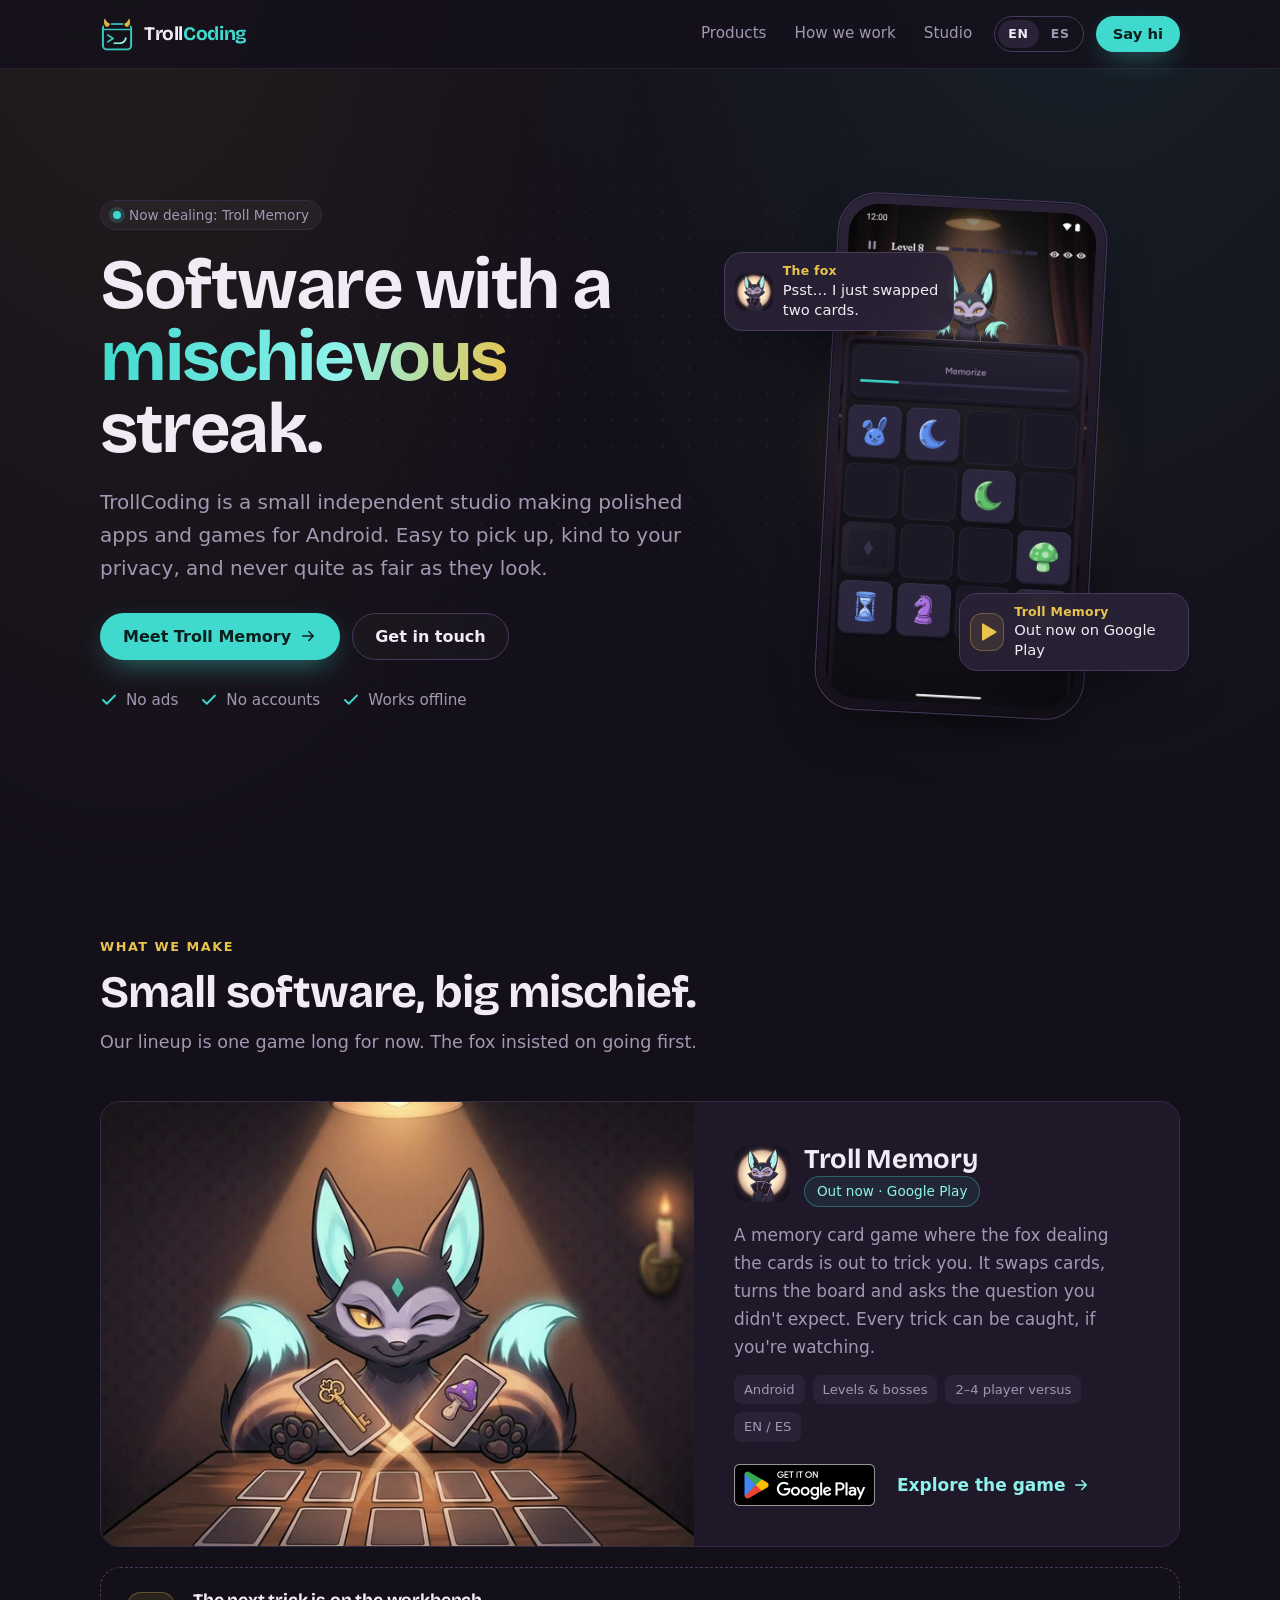
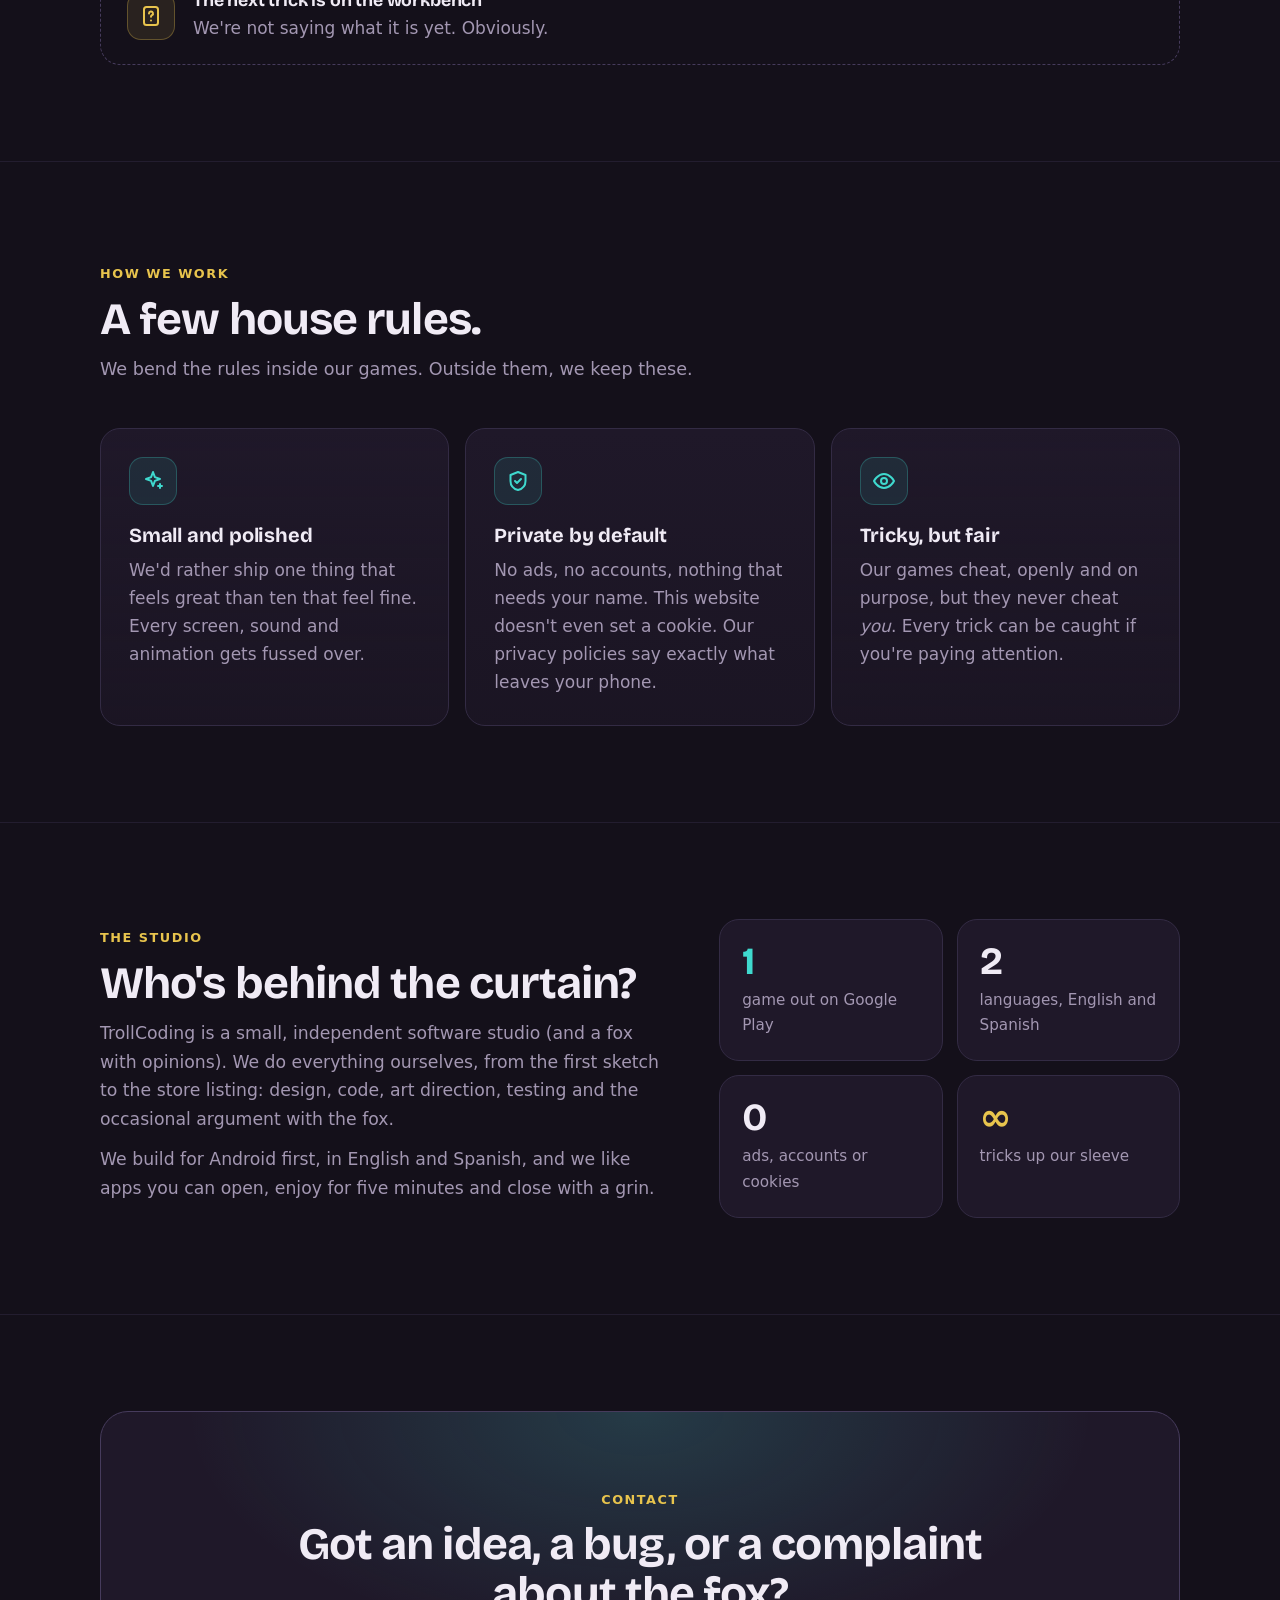
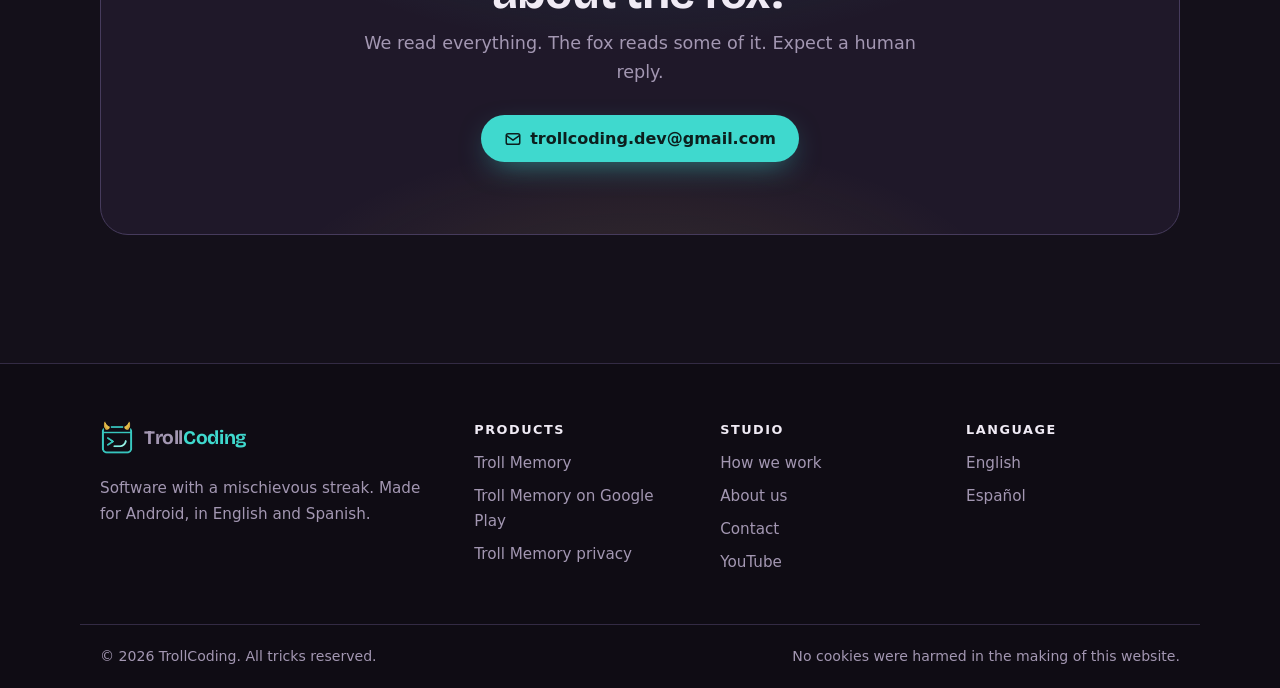
<file: index.html>
<!doctype html>
<html lang="en">
<head>
<meta charset="utf-8">
<meta name="viewport" content="width=device-width, initial-scale=1">
<title>TrollCoding · Software with a mischievous streak</title>
<meta name="description" content="TrollCoding is a small independent studio making polished, mischievous apps and games for Android. First up: Troll Memory, a memory card game where the fox dealing the cards is out to trick you.">
<meta name="theme-color" content="#14101a">
<link rel="icon" type="image/png" href="/assets/favicon.png">
<link rel="apple-touch-icon" href="/assets/apple-touch-icon.png">
<link rel="preload" href="/assets/fonts/bricolage-grotesque.woff2" as="font" type="font/woff2" crossorigin>
<link rel="canonical" href="https://trollcoding.github.io/">
<link rel="alternate" hreflang="en" href="https://trollcoding.github.io/">
<link rel="alternate" hreflang="es" href="https://trollcoding.github.io/es/">
<link rel="alternate" hreflang="x-default" href="https://trollcoding.github.io/">
<link rel="stylesheet" href="/assets/style.css">
<meta property="og:type" content="website">
<meta property="og:locale" content="en_US">
<meta property="og:locale:alternate" content="es_ES">
<meta property="og:site_name" content="TrollCoding">
<meta property="og:title" content="TrollCoding · Software with a mischievous streak">
<meta property="og:description" content="A small independent studio making polished, mischievous apps and games for Android.">
<meta property="og:image" content="https://trollcoding.github.io/assets/og-image.jpg">
<meta property="og:url" content="https://trollcoding.github.io/">
<meta name="twitter:card" content="summary_large_image">
<script type="application/ld+json">
{
  "@context": "https://schema.org",
  "@type": "Organization",
  "name": "TrollCoding",
  "url": "https://trollcoding.github.io/",
  "logo": "https://trollcoding.github.io/assets/icon-512.jpg",
  "email": "trollcoding.dev@gmail.com",
  "sameAs": ["https://www.youtube.com/@TrollCoding"],
  "slogan": "Software with a mischievous streak."
}
</script>
</head>
<body>
<a class="skip" href="#main">Skip to content</a>

<header class="site-header">
  <div class="wrap">
    <a class="brand" href="/"><img src="/assets/logo.png" width="34" height="34" alt=""><span>Troll<em>Coding</em></span></a>
    <nav aria-label="Main">
      <a class="hide-sm" href="#products">Products</a>
      <a class="hide-sm" href="#approach">How we work</a>
      <a class="hide-sm" href="#studio">Studio</a>
      <div class="lang-switch" role="group" aria-label="Language">
        <a href="/" lang="en" hreflang="en" aria-current="page">EN</a>
        <a href="/es/" lang="es" hreflang="es">ES</a>
      </div>
      <a class="btn btn-primary btn-sm" href="#contact">Say hi</a>
    </nav>
  </div>
</header>

<main id="main">
  <section class="hero">
    <div class="wrap">
      <div>
        <span class="pill"><span class="dot"></span>Now dealing: Troll Memory</span>
        <h1>Software with a <span class="hl">mischievous</span> streak.</h1>
        <p class="lead">TrollCoding is a small independent studio making polished apps and games for
        Android. Easy to pick up, kind to your privacy, and never quite as fair as they look.</p>
        <div class="btn-row">
          <a class="btn btn-primary" href="/troll-memory/">Meet Troll Memory
            <svg viewBox="0 0 24 24" fill="none" stroke="currentColor" stroke-width="2" stroke-linecap="round" stroke-linejoin="round" aria-hidden="true"><path d="M5 12h14M13 6l6 6-6 6"/></svg></a>
          <a class="btn btn-ghost" href="#contact">Get in touch</a>
        </div>
        <ul class="proof">
          <li><svg viewBox="0 0 24 24" fill="none" stroke="currentColor" stroke-width="2.4" stroke-linecap="round" stroke-linejoin="round" aria-hidden="true"><path d="M20 6 9 17l-5-5"/></svg>No ads</li>
          <li><svg viewBox="0 0 24 24" fill="none" stroke="currentColor" stroke-width="2.4" stroke-linecap="round" stroke-linejoin="round" aria-hidden="true"><path d="M20 6 9 17l-5-5"/></svg>No accounts</li>
          <li><svg viewBox="0 0 24 24" fill="none" stroke="currentColor" stroke-width="2.4" stroke-linecap="round" stroke-linejoin="round" aria-hidden="true"><path d="M20 6 9 17l-5-5"/></svg>Works offline</li>
        </ul>
      </div>

      <div class="hero-visual" aria-hidden="true">
        <div class="phone"><img src="/troll-memory/img/02-level.jpg" width="540" height="1080" alt=""></div>
        <div class="bubble bubble-a">
          <img src="/troll-memory/img/icon.png" width="38" height="38" alt="">
          <span><b>The fox</b>Psst… I just swapped two cards.</span>
        </div>
        <div class="bubble bubble-b">
          <span class="icon icon-amber" style="width:38px;height:38px;border-radius:12px"><svg viewBox="0 0 24 24" fill="currentColor"><path d="M7 4.5v15a1 1 0 0 0 1.5.86l12.5-7.5a1 1 0 0 0 0-1.72L8.5 3.64A1 1 0 0 0 7 4.5z"/></svg></span>
          <span><b>Troll Memory</b>Out now on Google Play</span>
        </div>
      </div>
    </div>
  </section>

  <section class="section" id="products">
    <div class="wrap">
      <div class="section-head">
        <p class="eyebrow">What we make</p>
        <h2>Small software, big mischief.</h2>
        <p>Our lineup is one game long for now. The fox insisted on going first.</p>
      </div>

      <article class="product">
        <a class="media" href="/troll-memory/" tabindex="-1" aria-hidden="true"><img src="/troll-memory/img/banner.jpg" width="1024" height="500" alt="The fox at its card table, winking as it swaps two cards"></a>
        <div class="body">
          <div class="title">
            <img src="/troll-memory/img/icon.png" width="56" height="56" alt="">
            <div>
              <h3><a href="/troll-memory/">Troll Memory</a></h3>
              <span class="pill pill-teal">Out now · Google Play</span>
            </div>
          </div>
          <p>A memory card game where the fox dealing the cards is out to trick you. It swaps cards,
            turns the board and asks the question you didn't expect. Every trick can be caught, if
            you're watching.</p>
          <div class="tags"><span>Android</span><span>Levels &amp; bosses</span><span>2–4 player versus</span><span>EN / ES</span></div>
          <div class="actions">
            <a class="play-badge" href="https://play.google.com/store/apps/details?id=com.trollcoding.trollmemory"><img src="/assets/badges/google-play-en.png" width="564" height="168" alt="Get it on Google Play"></a>
            <a class="more" href="/troll-memory/">Explore the game
              <svg viewBox="0 0 24 24" fill="none" stroke="currentColor" stroke-width="2" stroke-linecap="round" stroke-linejoin="round" aria-hidden="true"><path d="M5 12h14M13 6l6 6-6 6"/></svg></a>
          </div>
        </div>
      </article>

      <div class="next">
        <span class="icon icon-amber"><svg viewBox="0 0 24 24" fill="none" stroke="currentColor" stroke-width="2" stroke-linecap="round" stroke-linejoin="round" aria-hidden="true"><rect x="5" y="3" width="14" height="18" rx="2.5"/><path d="M10 9.5a2 2 0 1 1 3 1.7c-.7.4-1 .9-1 1.6"/><path d="M12 16.5h.01"/></svg></span>
        <div>
          <h3>The next trick is on the workbench</h3>
          <p>We're not saying what it is yet. Obviously.</p>
        </div>
      </div>
    </div>
  </section>

  <section class="section" id="approach">
    <div class="wrap">
      <div class="section-head">
        <p class="eyebrow">How we work</p>
        <h2>A few house rules.</h2>
        <p>We bend the rules inside our games. Outside them, we keep these.</p>
      </div>
      <ul class="cards">
        <li class="card">
          <span class="icon"><svg viewBox="0 0 24 24" fill="none" stroke="currentColor" stroke-width="2" stroke-linecap="round" stroke-linejoin="round" aria-hidden="true"><path d="M12 3l1.9 5.1L19 10l-5.1 1.9L12 17l-1.9-5.1L5 10l5.1-1.9z"/><path d="M19 15v4M17 17h4"/></svg></span>
          <h3>Small and polished</h3>
          <p>We'd rather ship one thing that feels great than ten that feel fine. Every screen,
          sound and animation gets fussed over.</p>
        </li>
        <li class="card">
          <span class="icon"><svg viewBox="0 0 24 24" fill="none" stroke="currentColor" stroke-width="2" stroke-linecap="round" stroke-linejoin="round" aria-hidden="true"><path d="M12 3 4.5 6v6c0 4.6 3.2 7.9 7.5 9 4.3-1.1 7.5-4.4 7.5-9V6z"/><path d="m9 12 2 2 4-4"/></svg></span>
          <h3>Private by default</h3>
          <p>No ads, no accounts, nothing that needs your name. This website doesn't even set a
          cookie. Our privacy policies say exactly what leaves your phone.</p>
        </li>
        <li class="card">
          <span class="icon"><svg viewBox="0 0 24 24" fill="none" stroke="currentColor" stroke-width="2" stroke-linecap="round" stroke-linejoin="round" aria-hidden="true"><path d="M2 12s3.6-7 10-7 10 7 10 7-3.6 7-10 7S2 12 2 12z"/><circle cx="12" cy="12" r="3"/></svg></span>
          <h3>Tricky, but fair</h3>
          <p>Our games cheat, openly and on purpose, but they never cheat <em>you</em>. Every trick
          can be caught if you're paying attention.</p>
        </li>
      </ul>
    </div>
  </section>

  <section class="section" id="studio">
    <div class="wrap studio">
      <div>
        <p class="eyebrow">The studio</p>
        <h2>Who's behind the curtain?</h2>
        <p>TrollCoding is a small, independent software studio (and a fox with opinions). We do
        everything ourselves, from the first sketch to the store listing: design, code, art
        direction, testing and the occasional argument with the fox.</p>
        <p>We build for Android first, in English and Spanish, and we like apps you can open, enjoy
        for five minutes and close with a grin.</p>
      </div>
      <dl class="stats">
        <div><dt>1</dt><dd>game out on Google Play</dd></div>
        <div><dt>2</dt><dd>languages, English and Spanish</dd></div>
        <div><dt>0</dt><dd>ads, accounts or cookies</dd></div>
        <div><dt>∞</dt><dd>tricks up our sleeve</dd></div>
      </dl>
    </div>
  </section>

  <section class="section" id="contact">
    <div class="wrap">
      <div class="cta">
        <p class="eyebrow">Contact</p>
        <h2>Got an idea, a bug, or a complaint about the fox?</h2>
        <p>We read everything. The fox reads some of it. Expect a human reply.</p>
        <div class="btn-row">
          <a class="btn btn-primary" href="mailto:trollcoding.dev@gmail.com">
            <svg viewBox="0 0 24 24" fill="none" stroke="currentColor" stroke-width="2" stroke-linecap="round" stroke-linejoin="round" aria-hidden="true"><rect x="3" y="5" width="18" height="14" rx="2.5"/><path d="m3.5 7.5 8.5 6 8.5-6"/></svg>
            trollcoding.dev@gmail.com</a>
        </div>
      </div>
    </div>
  </section>

</main>

<footer class="site-footer">
  <div class="wrap top">
    <div>
      <a class="brand" href="/"><img src="/assets/logo.png" width="34" height="34" alt=""><span>Troll<em>Coding</em></span></a>
      <p>Software with a mischievous streak. Made for Android, in English and Spanish.</p>
    </div>
    <div>
      <h4>Products</h4>
      <ul>
        <li><a href="/troll-memory/">Troll Memory</a></li>
        <li><a href="https://play.google.com/store/apps/details?id=com.trollcoding.trollmemory">Troll Memory on Google Play</a></li>
        <li><a href="/troll-memory/privacy.html">Troll Memory privacy</a></li>
      </ul>
    </div>
    <div>
      <h4>Studio</h4>
      <ul>
        <li><a href="/#approach">How we work</a></li>
        <li><a href="/#studio">About us</a></li>
        <li><a href="/#contact">Contact</a></li>
        <li><a href="https://www.youtube.com/@TrollCoding">YouTube</a></li>
      </ul>
    </div>
    <div>
      <h4>Language</h4>
      <ul>
        <li><a href="/">English</a></li>
        <li><a href="/es/" lang="es" hreflang="es">Español</a></li>
      </ul>
    </div>
  </div>
  <div class="wrap bottom">
    <span>© 2026 TrollCoding. All tricks reserved.</span>
    <span>No cookies were harmed in the making of this website.</span>
  </div>
</footer>
</body>
</html>
</file>
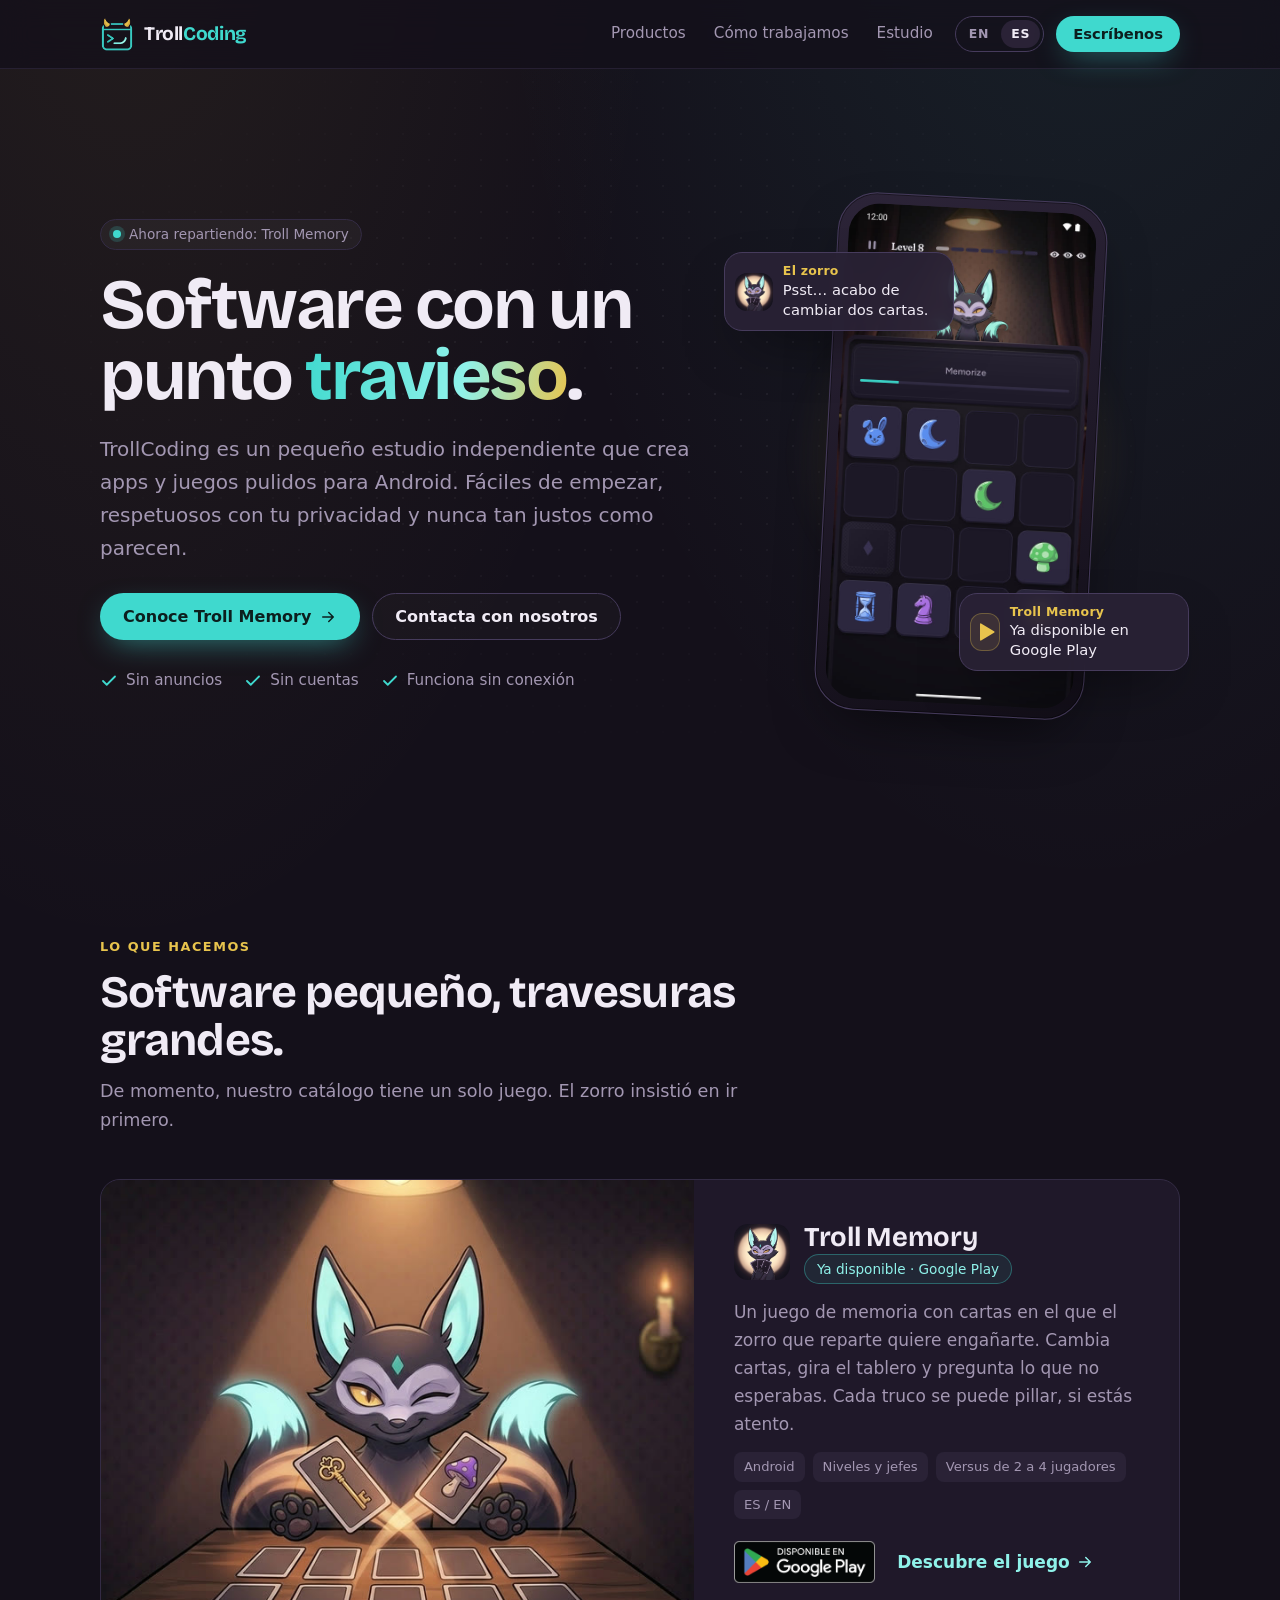
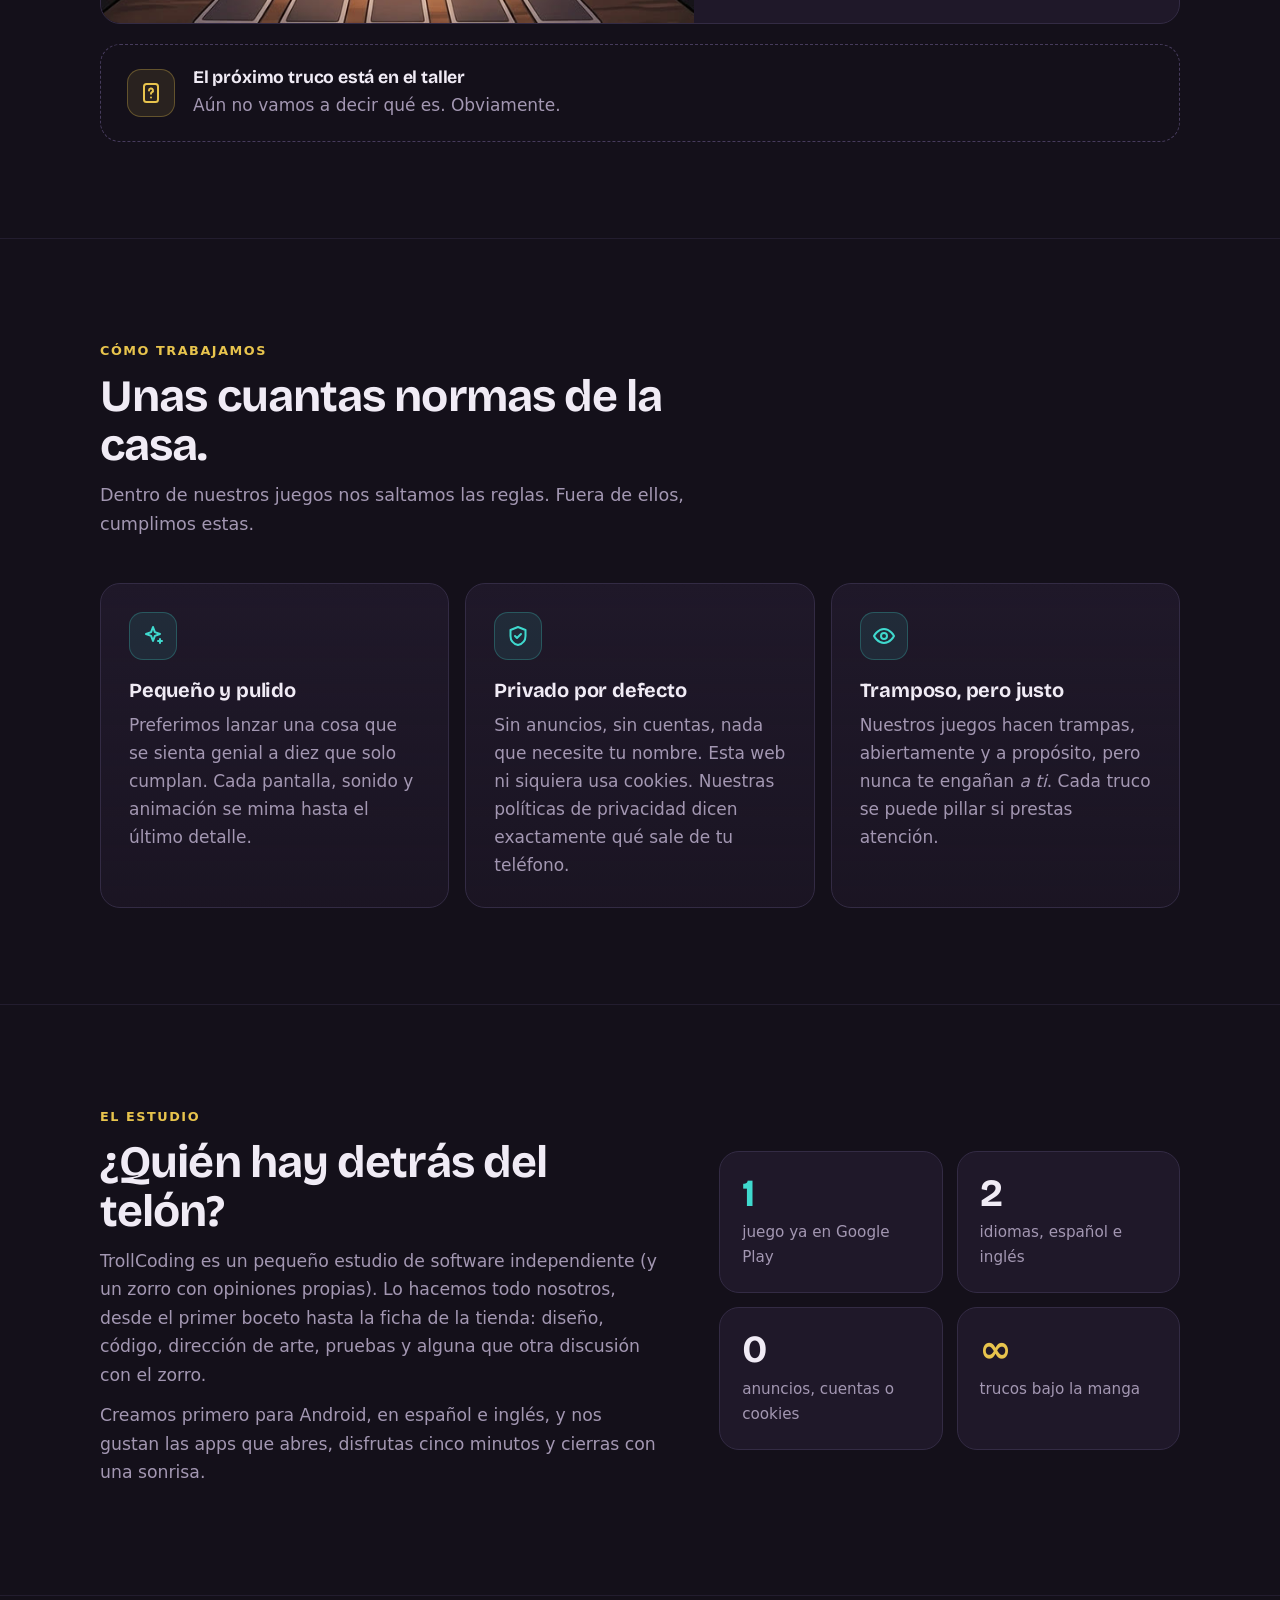
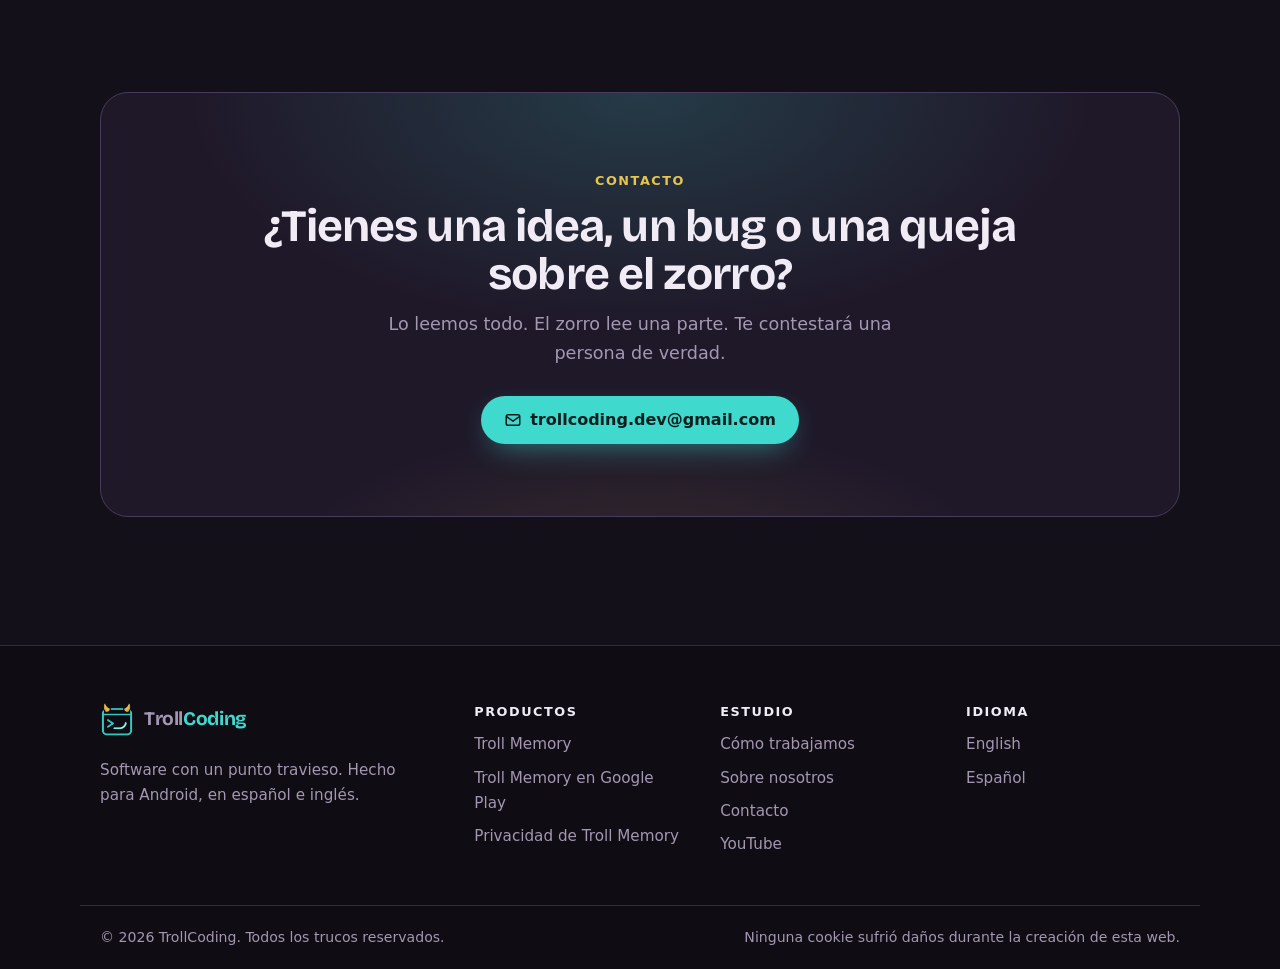
<file: es/index.html>
<!doctype html>
<html lang="es">
<head>
<meta charset="utf-8">
<meta name="viewport" content="width=device-width, initial-scale=1">
<title>TrollCoding · Software con un punto travieso</title>
<meta name="description" content="TrollCoding es un pequeño estudio independiente que crea apps y juegos para Android, pulidos y traviesos. El primero: Troll Memory, un juego de memoria en el que el zorro que reparte las cartas quiere engañarte.">
<meta name="theme-color" content="#14101a">
<link rel="icon" type="image/png" href="/assets/favicon.png">
<link rel="apple-touch-icon" href="/assets/apple-touch-icon.png">
<link rel="preload" href="/assets/fonts/bricolage-grotesque.woff2" as="font" type="font/woff2" crossorigin>
<link rel="canonical" href="https://trollcoding.github.io/es/">
<link rel="alternate" hreflang="en" href="https://trollcoding.github.io/">
<link rel="alternate" hreflang="es" href="https://trollcoding.github.io/es/">
<link rel="alternate" hreflang="x-default" href="https://trollcoding.github.io/">
<link rel="stylesheet" href="/assets/style.css">
<meta property="og:type" content="website">
<meta property="og:locale" content="es_ES">
<meta property="og:locale:alternate" content="en_US">
<meta property="og:site_name" content="TrollCoding">
<meta property="og:title" content="TrollCoding · Software con un punto travieso">
<meta property="og:description" content="Un pequeño estudio independiente que crea apps y juegos para Android, pulidos y traviesos.">
<meta property="og:image" content="https://trollcoding.github.io/assets/og-image-es.jpg">
<meta property="og:url" content="https://trollcoding.github.io/es/">
<meta name="twitter:card" content="summary_large_image">
<script type="application/ld+json">
{
  "@context": "https://schema.org",
  "@type": "Organization",
  "name": "TrollCoding",
  "url": "https://trollcoding.github.io/",
  "logo": "https://trollcoding.github.io/assets/icon-512.jpg",
  "email": "trollcoding.dev@gmail.com",
  "sameAs": ["https://www.youtube.com/@TrollCoding"],
  "slogan": "Software con un punto travieso."
}
</script>
</head>
<body>
<a class="skip" href="#main">Saltar al contenido</a>

<header class="site-header">
  <div class="wrap">
    <a class="brand" href="/es/"><img src="/assets/logo.png" width="34" height="34" alt=""><span>Troll<em>Coding</em></span></a>
    <nav aria-label="Principal">
      <a class="hide-sm" href="#productos">Productos</a>
      <a class="hide-sm" href="#como-trabajamos">Cómo trabajamos</a>
      <a class="hide-sm" href="#estudio">Estudio</a>
      <div class="lang-switch" role="group" aria-label="Idioma">
        <a href="/" lang="en" hreflang="en">EN</a>
        <a href="/es/" lang="es" hreflang="es" aria-current="page">ES</a>
      </div>
      <a class="btn btn-primary btn-sm" href="#contacto">Escríbenos</a>
    </nav>
  </div>
</header>

<main id="main">
  <section class="hero">
    <div class="wrap">
      <div>
        <span class="pill"><span class="dot"></span>Ahora repartiendo: Troll Memory</span>
        <h1>Software con un punto <span class="hl">travieso</span>.</h1>
        <p class="lead">TrollCoding es un pequeño estudio independiente que crea apps y juegos pulidos
        para Android. Fáciles de empezar, respetuosos con tu privacidad y nunca tan justos como
        parecen.</p>
        <div class="btn-row">
          <a class="btn btn-primary" href="/es/troll-memory/">Conoce Troll Memory
            <svg viewBox="0 0 24 24" fill="none" stroke="currentColor" stroke-width="2" stroke-linecap="round" stroke-linejoin="round" aria-hidden="true"><path d="M5 12h14M13 6l6 6-6 6"/></svg></a>
          <a class="btn btn-ghost" href="#contacto">Contacta con nosotros</a>
        </div>
        <ul class="proof">
          <li><svg viewBox="0 0 24 24" fill="none" stroke="currentColor" stroke-width="2.4" stroke-linecap="round" stroke-linejoin="round" aria-hidden="true"><path d="M20 6 9 17l-5-5"/></svg>Sin anuncios</li>
          <li><svg viewBox="0 0 24 24" fill="none" stroke="currentColor" stroke-width="2.4" stroke-linecap="round" stroke-linejoin="round" aria-hidden="true"><path d="M20 6 9 17l-5-5"/></svg>Sin cuentas</li>
          <li><svg viewBox="0 0 24 24" fill="none" stroke="currentColor" stroke-width="2.4" stroke-linecap="round" stroke-linejoin="round" aria-hidden="true"><path d="M20 6 9 17l-5-5"/></svg>Funciona sin conexión</li>
        </ul>
      </div>

      <div class="hero-visual" aria-hidden="true">
        <div class="phone"><img src="/troll-memory/img/02-level.jpg" width="540" height="1080" alt=""></div>
        <div class="bubble bubble-a">
          <img src="/troll-memory/img/icon.png" width="38" height="38" alt="">
          <span><b>El zorro</b>Psst… acabo de cambiar dos cartas.</span>
        </div>
        <div class="bubble bubble-b">
          <span class="icon icon-amber" style="width:38px;height:38px;border-radius:12px"><svg viewBox="0 0 24 24" fill="currentColor"><path d="M7 4.5v15a1 1 0 0 0 1.5.86l12.5-7.5a1 1 0 0 0 0-1.72L8.5 3.64A1 1 0 0 0 7 4.5z"/></svg></span>
          <span><b>Troll Memory</b>Ya disponible en Google Play</span>
        </div>
      </div>
    </div>
  </section>

  <section class="section" id="productos">
    <div class="wrap">
      <div class="section-head">
        <p class="eyebrow">Lo que hacemos</p>
        <h2>Software pequeño, travesuras grandes.</h2>
        <p>De momento, nuestro catálogo tiene un solo juego. El zorro insistió en ir primero.</p>
      </div>

      <article class="product">
        <a class="media" href="/es/troll-memory/" tabindex="-1" aria-hidden="true"><img src="/troll-memory/img/banner.jpg" width="1024" height="500" alt="El zorro en su mesa de cartas, guiñando un ojo mientras cambia dos cartas"></a>
        <div class="body">
          <div class="title">
            <img src="/troll-memory/img/icon.png" width="56" height="56" alt="">
            <div>
              <h3><a href="/es/troll-memory/">Troll Memory</a></h3>
              <span class="pill pill-teal">Ya disponible · Google Play</span>
            </div>
          </div>
          <p>Un juego de memoria con cartas en el que el zorro que reparte quiere engañarte. Cambia
            cartas, gira el tablero y pregunta lo que no esperabas. Cada truco se puede pillar, si
            estás atento.</p>
          <div class="tags"><span>Android</span><span>Niveles y jefes</span><span>Versus de 2 a 4 jugadores</span><span>ES / EN</span></div>
          <div class="actions">
            <a class="play-badge" href="https://play.google.com/store/apps/details?id=com.trollcoding.trollmemory&amp;hl=es"><img src="/assets/badges/google-play-es.png" width="646" height="192" alt="Disponible en Google Play"></a>
            <a class="more" href="/es/troll-memory/">Descubre el juego
              <svg viewBox="0 0 24 24" fill="none" stroke="currentColor" stroke-width="2" stroke-linecap="round" stroke-linejoin="round" aria-hidden="true"><path d="M5 12h14M13 6l6 6-6 6"/></svg></a>
          </div>
        </div>
      </article>

      <div class="next">
        <span class="icon icon-amber"><svg viewBox="0 0 24 24" fill="none" stroke="currentColor" stroke-width="2" stroke-linecap="round" stroke-linejoin="round" aria-hidden="true"><rect x="5" y="3" width="14" height="18" rx="2.5"/><path d="M10 9.5a2 2 0 1 1 3 1.7c-.7.4-1 .9-1 1.6"/><path d="M12 16.5h.01"/></svg></span>
        <div>
          <h3>El próximo truco está en el taller</h3>
          <p>Aún no vamos a decir qué es. Obviamente.</p>
        </div>
      </div>
    </div>
  </section>

  <section class="section" id="como-trabajamos">
    <div class="wrap">
      <div class="section-head">
        <p class="eyebrow">Cómo trabajamos</p>
        <h2>Unas cuantas normas de la casa.</h2>
        <p>Dentro de nuestros juegos nos saltamos las reglas. Fuera de ellos, cumplimos estas.</p>
      </div>
      <ul class="cards">
        <li class="card">
          <span class="icon"><svg viewBox="0 0 24 24" fill="none" stroke="currentColor" stroke-width="2" stroke-linecap="round" stroke-linejoin="round" aria-hidden="true"><path d="M12 3l1.9 5.1L19 10l-5.1 1.9L12 17l-1.9-5.1L5 10l5.1-1.9z"/><path d="M19 15v4M17 17h4"/></svg></span>
          <h3>Pequeño y pulido</h3>
          <p>Preferimos lanzar una cosa que se sienta genial a diez que solo cumplan. Cada pantalla,
          sonido y animación se mima hasta el último detalle.</p>
        </li>
        <li class="card">
          <span class="icon"><svg viewBox="0 0 24 24" fill="none" stroke="currentColor" stroke-width="2" stroke-linecap="round" stroke-linejoin="round" aria-hidden="true"><path d="M12 3 4.5 6v6c0 4.6 3.2 7.9 7.5 9 4.3-1.1 7.5-4.4 7.5-9V6z"/><path d="m9 12 2 2 4-4"/></svg></span>
          <h3>Privado por defecto</h3>
          <p>Sin anuncios, sin cuentas, nada que necesite tu nombre. Esta web ni siquiera usa
          cookies. Nuestras políticas de privacidad dicen exactamente qué sale de tu teléfono.</p>
        </li>
        <li class="card">
          <span class="icon"><svg viewBox="0 0 24 24" fill="none" stroke="currentColor" stroke-width="2" stroke-linecap="round" stroke-linejoin="round" aria-hidden="true"><path d="M2 12s3.6-7 10-7 10 7 10 7-3.6 7-10 7S2 12 2 12z"/><circle cx="12" cy="12" r="3"/></svg></span>
          <h3>Tramposo, pero justo</h3>
          <p>Nuestros juegos hacen trampas, abiertamente y a propósito, pero nunca te engañan
          <em>a ti</em>. Cada truco se puede pillar si prestas atención.</p>
        </li>
      </ul>
    </div>
  </section>

  <section class="section" id="estudio">
    <div class="wrap studio">
      <div>
        <p class="eyebrow">El estudio</p>
        <h2>¿Quién hay detrás del telón?</h2>
        <p>TrollCoding es un pequeño estudio de software independiente (y un zorro con opiniones
        propias). Lo hacemos todo nosotros, desde el primer boceto hasta la ficha de la tienda:
        diseño, código, dirección de arte, pruebas y alguna que otra discusión con el zorro.</p>
        <p>Creamos primero para Android, en español e inglés, y nos gustan las apps que abres,
        disfrutas cinco minutos y cierras con una sonrisa.</p>
      </div>
      <dl class="stats">
        <div><dt>1</dt><dd>juego ya en Google Play</dd></div>
        <div><dt>2</dt><dd>idiomas, español e inglés</dd></div>
        <div><dt>0</dt><dd>anuncios, cuentas o cookies</dd></div>
        <div><dt>∞</dt><dd>trucos bajo la manga</dd></div>
      </dl>
    </div>
  </section>

  <section class="section" id="contacto">
    <div class="wrap">
      <div class="cta">
        <p class="eyebrow">Contacto</p>
        <h2>¿Tienes una idea, un bug o una queja sobre el zorro?</h2>
        <p>Lo leemos todo. El zorro lee una parte. Te contestará una persona de verdad.</p>
        <div class="btn-row">
          <a class="btn btn-primary" href="mailto:trollcoding.dev@gmail.com">
            <svg viewBox="0 0 24 24" fill="none" stroke="currentColor" stroke-width="2" stroke-linecap="round" stroke-linejoin="round" aria-hidden="true"><rect x="3" y="5" width="18" height="14" rx="2.5"/><path d="m3.5 7.5 8.5 6 8.5-6"/></svg>
            trollcoding.dev@gmail.com</a>
        </div>
      </div>
    </div>
  </section>
</main>

<footer class="site-footer">
  <div class="wrap top">
    <div>
      <a class="brand" href="/es/"><img src="/assets/logo.png" width="34" height="34" alt=""><span>Troll<em>Coding</em></span></a>
      <p>Software con un punto travieso. Hecho para Android, en español e inglés.</p>
    </div>
    <div>
      <h4>Productos</h4>
      <ul>
        <li><a href="/es/troll-memory/">Troll Memory</a></li>
        <li><a href="https://play.google.com/store/apps/details?id=com.trollcoding.trollmemory&amp;hl=es">Troll Memory en Google Play</a></li>
        <li><a href="/troll-memory/privacy.html#es">Privacidad de Troll Memory</a></li>
      </ul>
    </div>
    <div>
      <h4>Estudio</h4>
      <ul>
        <li><a href="/es/#como-trabajamos">Cómo trabajamos</a></li>
        <li><a href="/es/#estudio">Sobre nosotros</a></li>
        <li><a href="/es/#contacto">Contacto</a></li>
        <li><a href="https://www.youtube.com/@TrollCoding">YouTube</a></li>
      </ul>
    </div>
    <div>
      <h4>Idioma</h4>
      <ul>
        <li><a href="/" lang="en" hreflang="en">English</a></li>
        <li><a href="/es/">Español</a></li>
      </ul>
    </div>
  </div>
  <div class="wrap bottom">
    <span>© 2026 TrollCoding. Todos los trucos reservados.</span>
    <span>Ninguna cookie sufrió daños durante la creación de esta web.</span>
  </div>
</footer>
</body>
</html>
</file>
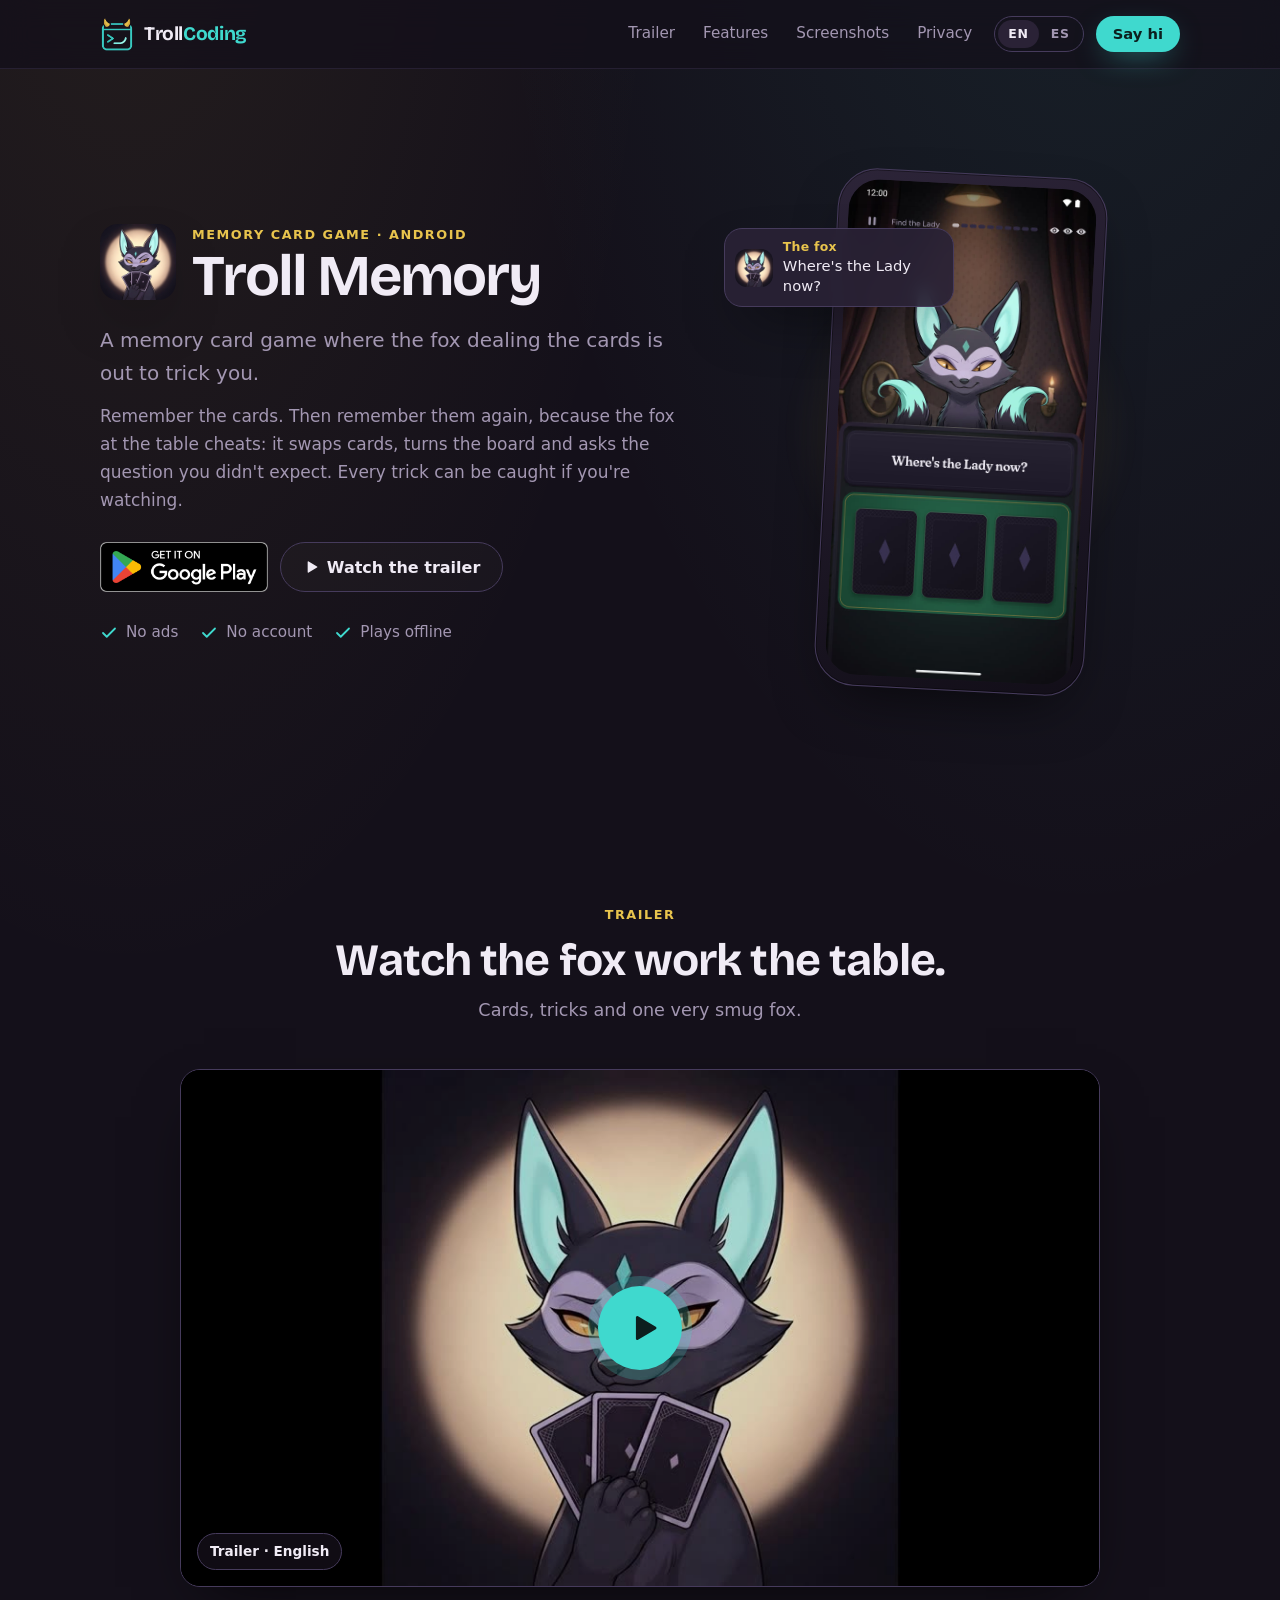
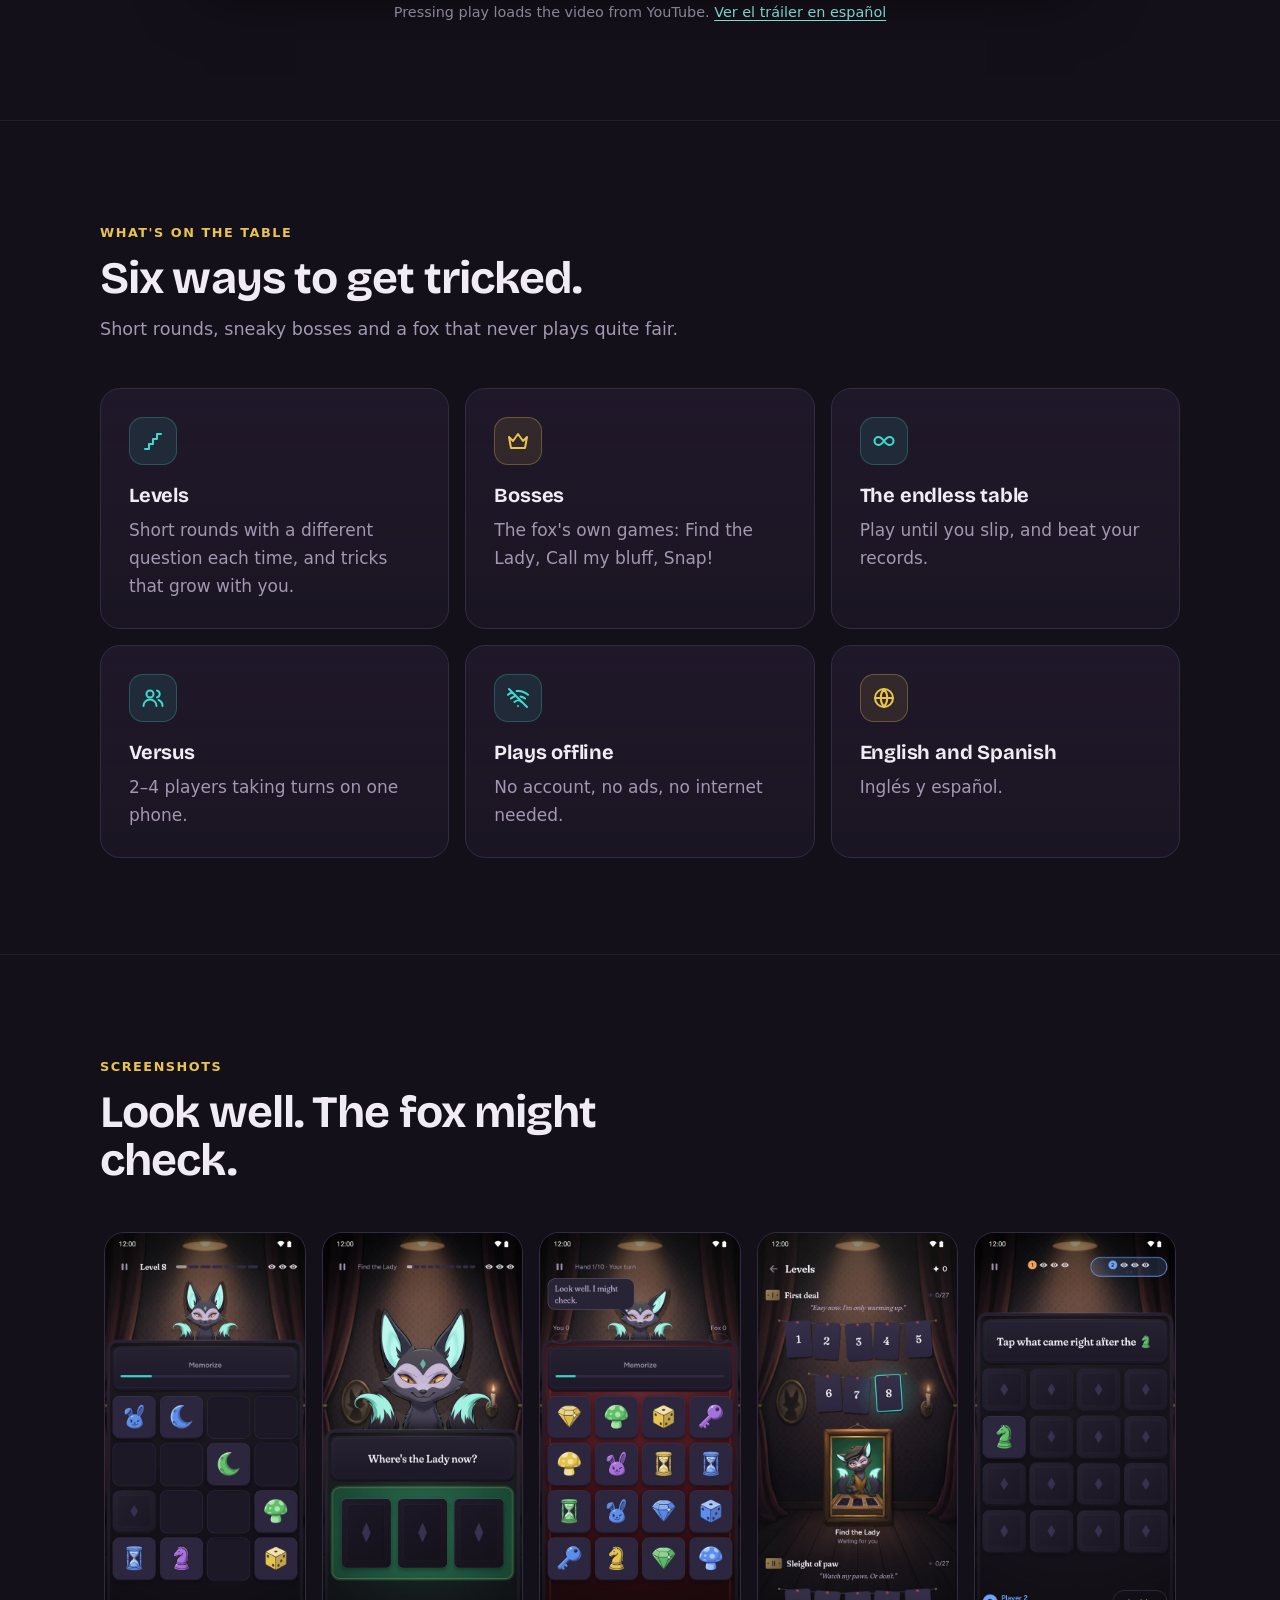
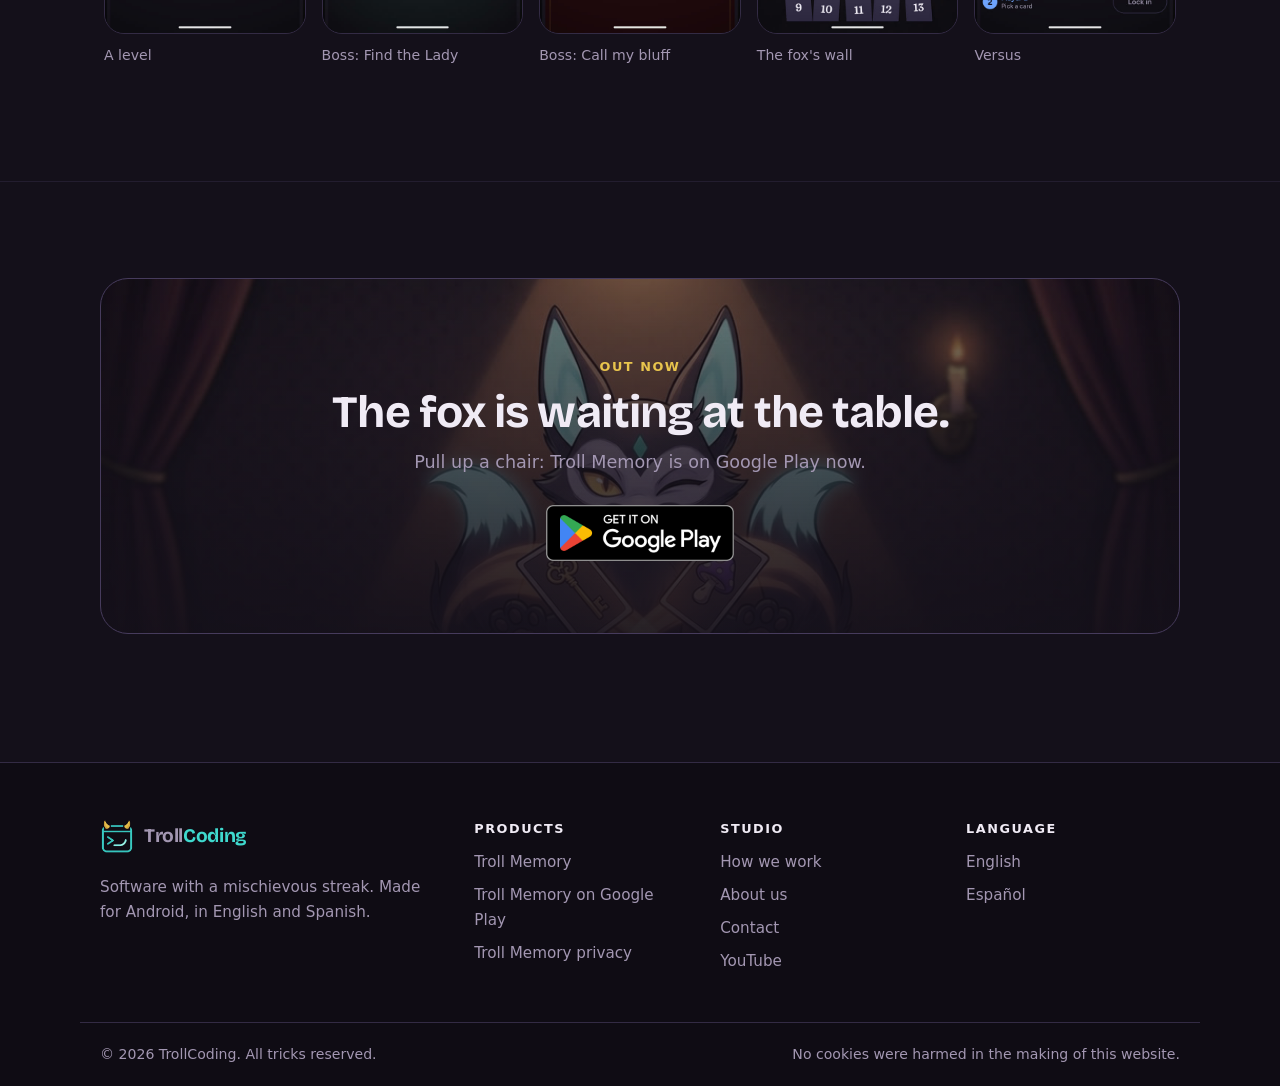
<file: troll-memory/index.html>
<!doctype html>
<html lang="en">
<head>
<meta charset="utf-8">
<meta name="viewport" content="width=device-width, initial-scale=1">
<title>Troll Memory · TrollCoding</title>
<meta name="description" content="A memory card game for Android where the fox dealing the cards is out to trick you. Levels, bosses, an endless table and versus for 2–4 players on one phone.">
<meta name="theme-color" content="#14101a">
<link rel="icon" type="image/png" href="/assets/favicon.png">
<link rel="apple-touch-icon" href="/assets/apple-touch-icon.png">
<link rel="preload" href="/assets/fonts/bricolage-grotesque.woff2" as="font" type="font/woff2" crossorigin>
<link rel="canonical" href="https://trollcoding.github.io/troll-memory/">
<link rel="alternate" hreflang="en" href="https://trollcoding.github.io/troll-memory/">
<link rel="alternate" hreflang="es" href="https://trollcoding.github.io/es/troll-memory/">
<link rel="alternate" hreflang="x-default" href="https://trollcoding.github.io/troll-memory/">
<link rel="stylesheet" href="/assets/style.css">
<script src="/assets/site.js" defer></script>
<script type="application/ld+json">
{
  "@context": "https://schema.org",
  "@type": "MobileApplication",
  "name": "Troll Memory",
  "description": "A memory card game where the fox dealing the cards is out to trick you.",
  "url": "https://trollcoding.github.io/troll-memory/",
  "installUrl": "https://play.google.com/store/apps/details?id=com.trollcoding.trollmemory",
  "image": "https://trollcoding.github.io/troll-memory/img/icon.png",
  "operatingSystem": "Android",
  "applicationCategory": "GameApplication",
  "inLanguage": ["en", "es"],
  "publisher": { "@type": "Organization", "name": "TrollCoding", "url": "https://trollcoding.github.io/" }
}
</script>
<meta property="og:type" content="website">
<meta property="og:locale" content="en_US">
<meta property="og:locale:alternate" content="es_ES">
<meta property="og:site_name" content="TrollCoding">
<meta property="og:title" content="Troll Memory">
<meta property="og:description" content="A memory card game where the fox dealing the cards is out to trick you.">
<meta property="og:image" content="https://trollcoding.github.io/troll-memory/img/banner.jpg">
<meta property="og:url" content="https://trollcoding.github.io/troll-memory/">
<meta name="twitter:card" content="summary_large_image">
</head>
<body>
<a class="skip" href="#main">Skip to content</a>

<header class="site-header">
  <div class="wrap">
    <a class="brand" href="/"><img src="/assets/logo.png" width="34" height="34" alt=""><span>Troll<em>Coding</em></span></a>
    <nav aria-label="Main">
      <a class="hide-sm" href="#trailer">Trailer</a>
      <a class="hide-sm" href="#features">Features</a>
      <a class="hide-sm" href="#screenshots">Screenshots</a>
      <a class="hide-sm" href="/troll-memory/privacy.html">Privacy</a>
      <div class="lang-switch" role="group" aria-label="Language">
        <a href="/troll-memory/" lang="en" hreflang="en" aria-current="page">EN</a>
        <a href="/es/troll-memory/" lang="es" hreflang="es">ES</a>
      </div>
      <a class="btn btn-primary btn-sm" href="/#contact">Say hi</a>
    </nav>
  </div>
</header>

<main id="main">
  <section class="app-hero">
    <div class="wrap">
      <div>
        <div class="app-id">
          <img src="img/icon.png" width="76" height="76" alt="">
          <div>
            <p class="eyebrow">Memory card game · Android</p>
            <h1>Troll Memory</h1>
          </div>
        </div>
        <p class="lead">A memory card game where the fox dealing the cards is out to trick you.</p>
        <p>Remember the cards. Then remember them again, because the fox at the table cheats: it swaps
        cards, turns the board and asks the question you didn't expect. Every trick can be caught if
        you're watching.</p>
        <div class="btn-row">
          <a class="play-badge" href="https://play.google.com/store/apps/details?id=com.trollcoding.trollmemory"><img src="/assets/badges/google-play-en.png" width="564" height="168" alt="Get it on Google Play"></a>
          <a class="btn btn-ghost" href="#trailer"><svg viewBox="0 0 24 24" fill="currentColor" aria-hidden="true" style="width:16px;height:16px"><path d="M7 4.5v15a1 1 0 0 0 1.5.86l12.5-7.5a1 1 0 0 0 0-1.72L8.5 3.64A1 1 0 0 0 7 4.5z"/></svg>Watch the trailer</a>
        </div>
        <ul class="proof">
          <li><svg viewBox="0 0 24 24" fill="none" stroke="currentColor" stroke-width="2.4" stroke-linecap="round" stroke-linejoin="round" aria-hidden="true"><path d="M20 6 9 17l-5-5"/></svg>No ads</li>
          <li><svg viewBox="0 0 24 24" fill="none" stroke="currentColor" stroke-width="2.4" stroke-linecap="round" stroke-linejoin="round" aria-hidden="true"><path d="M20 6 9 17l-5-5"/></svg>No account</li>
          <li><svg viewBox="0 0 24 24" fill="none" stroke="currentColor" stroke-width="2.4" stroke-linecap="round" stroke-linejoin="round" aria-hidden="true"><path d="M20 6 9 17l-5-5"/></svg>Plays offline</li>
        </ul>
      </div>
      <div class="hero-visual" aria-hidden="true">
        <div class="phone"><img src="img/03-find-the-lady.jpg" width="540" height="1080" alt=""></div>
        <div class="bubble bubble-a">
          <img src="img/icon.png" width="38" height="38" alt="">
          <span><b>The fox</b>Where's the Lady now?</span>
        </div>
      </div>
    </div>
  </section>

  <section class="section" id="trailer">
    <div class="wrap">
      <div class="section-head center">
        <p class="eyebrow">Trailer</p>
        <h2>Watch the fox work the table.</h2>
        <p>Cards, tricks and one very smug fox.</p>
      </div>
      <div class="video">
        <a class="video-frame" href="https://www.youtube.com/watch?v=DE82EeKrg0M" data-youtube="DE82EeKrg0M" aria-label="Play the Troll Memory trailer">
          <img src="/troll-memory/img/trailer.jpg" width="960" height="540" loading="lazy" alt="">
          <span class="video-play"><svg viewBox="0 0 24 24" fill="currentColor" aria-hidden="true"><path d="M7 4.5v15a1 1 0 0 0 1.5.86l12.5-7.5a1 1 0 0 0 0-1.72L8.5 3.64A1 1 0 0 0 7 4.5z"/></svg></span>
          <span class="video-tag">Trailer · English</span>
        </a>
        <p class="video-note">Pressing play loads the video from YouTube. <a href="https://youtu.be/e8Bn2h7HJXk" lang="es">Ver el tráiler en español</a></p>
      </div>
    </div>
  </section>

  <section class="section" id="features">
    <div class="wrap">
      <div class="section-head">
        <p class="eyebrow">What's on the table</p>
        <h2>Six ways to get tricked.</h2>
        <p>Short rounds, sneaky bosses and a fox that never plays quite fair.</p>
      </div>
      <ul class="cards">
        <li class="card">
          <span class="icon"><svg viewBox="0 0 24 24" fill="none" stroke="currentColor" stroke-width="2" stroke-linecap="round" stroke-linejoin="round" aria-hidden="true"><path d="M4 20h4v-5h4v-5h4V5h4"/></svg></span>
          <h3>Levels</h3>
          <p>Short rounds with a different question each time, and tricks that grow with you.</p>
        </li>
        <li class="card">
          <span class="icon icon-amber"><svg viewBox="0 0 24 24" fill="none" stroke="currentColor" stroke-width="2" stroke-linecap="round" stroke-linejoin="round" aria-hidden="true"><path d="M3 8l4 4 5-7 5 7 4-4-2 11H5z"/></svg></span>
          <h3>Bosses</h3>
          <p>The fox's own games: Find the Lady, Call my bluff, Snap!</p>
        </li>
        <li class="card">
          <span class="icon"><svg viewBox="0 0 24 24" fill="none" stroke="currentColor" stroke-width="2" stroke-linecap="round" stroke-linejoin="round" aria-hidden="true"><path d="M12 12c-2-2.7-3.6-4-5.5-4a4 4 0 0 0 0 8c1.9 0 3.5-1.3 5.5-4zm0 0c2 2.7 3.6 4 5.5 4a4 4 0 0 0 0-8c-1.9 0-3.5 1.3-5.5 4z"/></svg></span>
          <h3>The endless table</h3>
          <p>Play until you slip, and beat your records.</p>
        </li>
        <li class="card">
          <span class="icon"><svg viewBox="0 0 24 24" fill="none" stroke="currentColor" stroke-width="2" stroke-linecap="round" stroke-linejoin="round" aria-hidden="true"><circle cx="9" cy="8" r="3.5"/><path d="M2.5 20a6.5 6.5 0 0 1 13 0"/><path d="M16 4.6a3.5 3.5 0 0 1 0 6.8M21.5 20a6.5 6.5 0 0 0-4-6"/></svg></span>
          <h3>Versus</h3>
          <p>2–4 players taking turns on one phone.</p>
        </li>
        <li class="card">
          <span class="icon"><svg viewBox="0 0 24 24" fill="none" stroke="currentColor" stroke-width="2" stroke-linecap="round" stroke-linejoin="round" aria-hidden="true"><path d="M2 8.8a15 15 0 0 1 4.2-2.6M10.7 5.1A15 15 0 0 1 22 8.8M5 12.5a10 10 0 0 1 3.3-2M14.5 10.4A10 10 0 0 1 19 12.5M8.5 16a5 5 0 0 1 7 0M12 20h.01M3 3l18 18"/></svg></span>
          <h3>Plays offline</h3>
          <p>No account, no ads, no internet needed.</p>
        </li>
        <li class="card">
          <span class="icon icon-amber"><svg viewBox="0 0 24 24" fill="none" stroke="currentColor" stroke-width="2" stroke-linecap="round" stroke-linejoin="round" aria-hidden="true"><circle cx="12" cy="12" r="9"/><path d="M3 12h18M12 3a14 14 0 0 1 0 18M12 3a14 14 0 0 0 0 18"/></svg></span>
          <h3>English and Spanish</h3>
          <p lang="es">Inglés y español.</p>
        </li>
      </ul>
    </div>
  </section>

  <section class="section" id="screenshots">
    <div class="wrap">
      <div class="section-head">
        <p class="eyebrow">Screenshots</p>
        <h2>Look well. The fox might check.</h2>
      </div>
      <div class="shots">
        <figure><img src="img/02-level.jpg" width="540" height="1080" loading="lazy" alt="A level: the fox deals a grid of cards to memorize"><figcaption>A level</figcaption></figure>
        <figure><img src="img/03-find-the-lady.jpg" width="540" height="1080" loading="lazy" alt="Find the Lady: the fox asks where the Lady is now"><figcaption>Boss: Find the Lady</figcaption></figure>
        <figure><img src="img/04-call-my-bluff.jpg" width="540" height="1080" loading="lazy" alt="Call my bluff: the fox says Look well, I might check"><figcaption>Boss: Call my bluff</figcaption></figure>
        <figure><img src="img/05-the-wall.jpg" width="540" height="1080" loading="lazy" alt="The fox's wall: the levels in blocks, closed by the bosses"><figcaption>The fox's wall</figcaption></figure>
        <figure><img src="img/06-versus.jpg" width="540" height="1080" loading="lazy" alt="Versus: players' lives and the question"><figcaption>Versus</figcaption></figure>
      </div>
    </div>
  </section>

  <section class="section">
    <div class="wrap">
      <div class="cta cta-art">
        <p class="eyebrow">Out now</p>
        <h2>The fox is waiting at the table.</h2>
        <p>Pull up a chair: Troll Memory is on Google Play now.</p>
        <div class="btn-row"><a class="play-badge" href="https://play.google.com/store/apps/details?id=com.trollcoding.trollmemory"><img src="/assets/badges/google-play-en.png" width="564" height="168" alt="Get it on Google Play"></a></div>
      </div>
    </div>
  </section>

</main>

<footer class="site-footer">
  <div class="wrap top">
    <div>
      <a class="brand" href="/"><img src="/assets/logo.png" width="34" height="34" alt=""><span>Troll<em>Coding</em></span></a>
      <p>Software with a mischievous streak. Made for Android, in English and Spanish.</p>
    </div>
    <div>
      <h4>Products</h4>
      <ul>
        <li><a href="/troll-memory/">Troll Memory</a></li>
        <li><a href="https://play.google.com/store/apps/details?id=com.trollcoding.trollmemory">Troll Memory on Google Play</a></li>
        <li><a href="/troll-memory/privacy.html">Troll Memory privacy</a></li>
      </ul>
    </div>
    <div>
      <h4>Studio</h4>
      <ul>
        <li><a href="/#approach">How we work</a></li>
        <li><a href="/#studio">About us</a></li>
        <li><a href="/#contact">Contact</a></li>
        <li><a href="https://www.youtube.com/@TrollCoding">YouTube</a></li>
      </ul>
    </div>
    <div>
      <h4>Language</h4>
      <ul>
        <li><a href="/">English</a></li>
        <li><a href="/es/" lang="es" hreflang="es">Español</a></li>
      </ul>
    </div>
  </div>
  <div class="wrap bottom">
    <span>© 2026 TrollCoding. All tricks reserved.</span>
    <span>No cookies were harmed in the making of this website.</span>
  </div>
</footer>
</body>
</html>
</file>
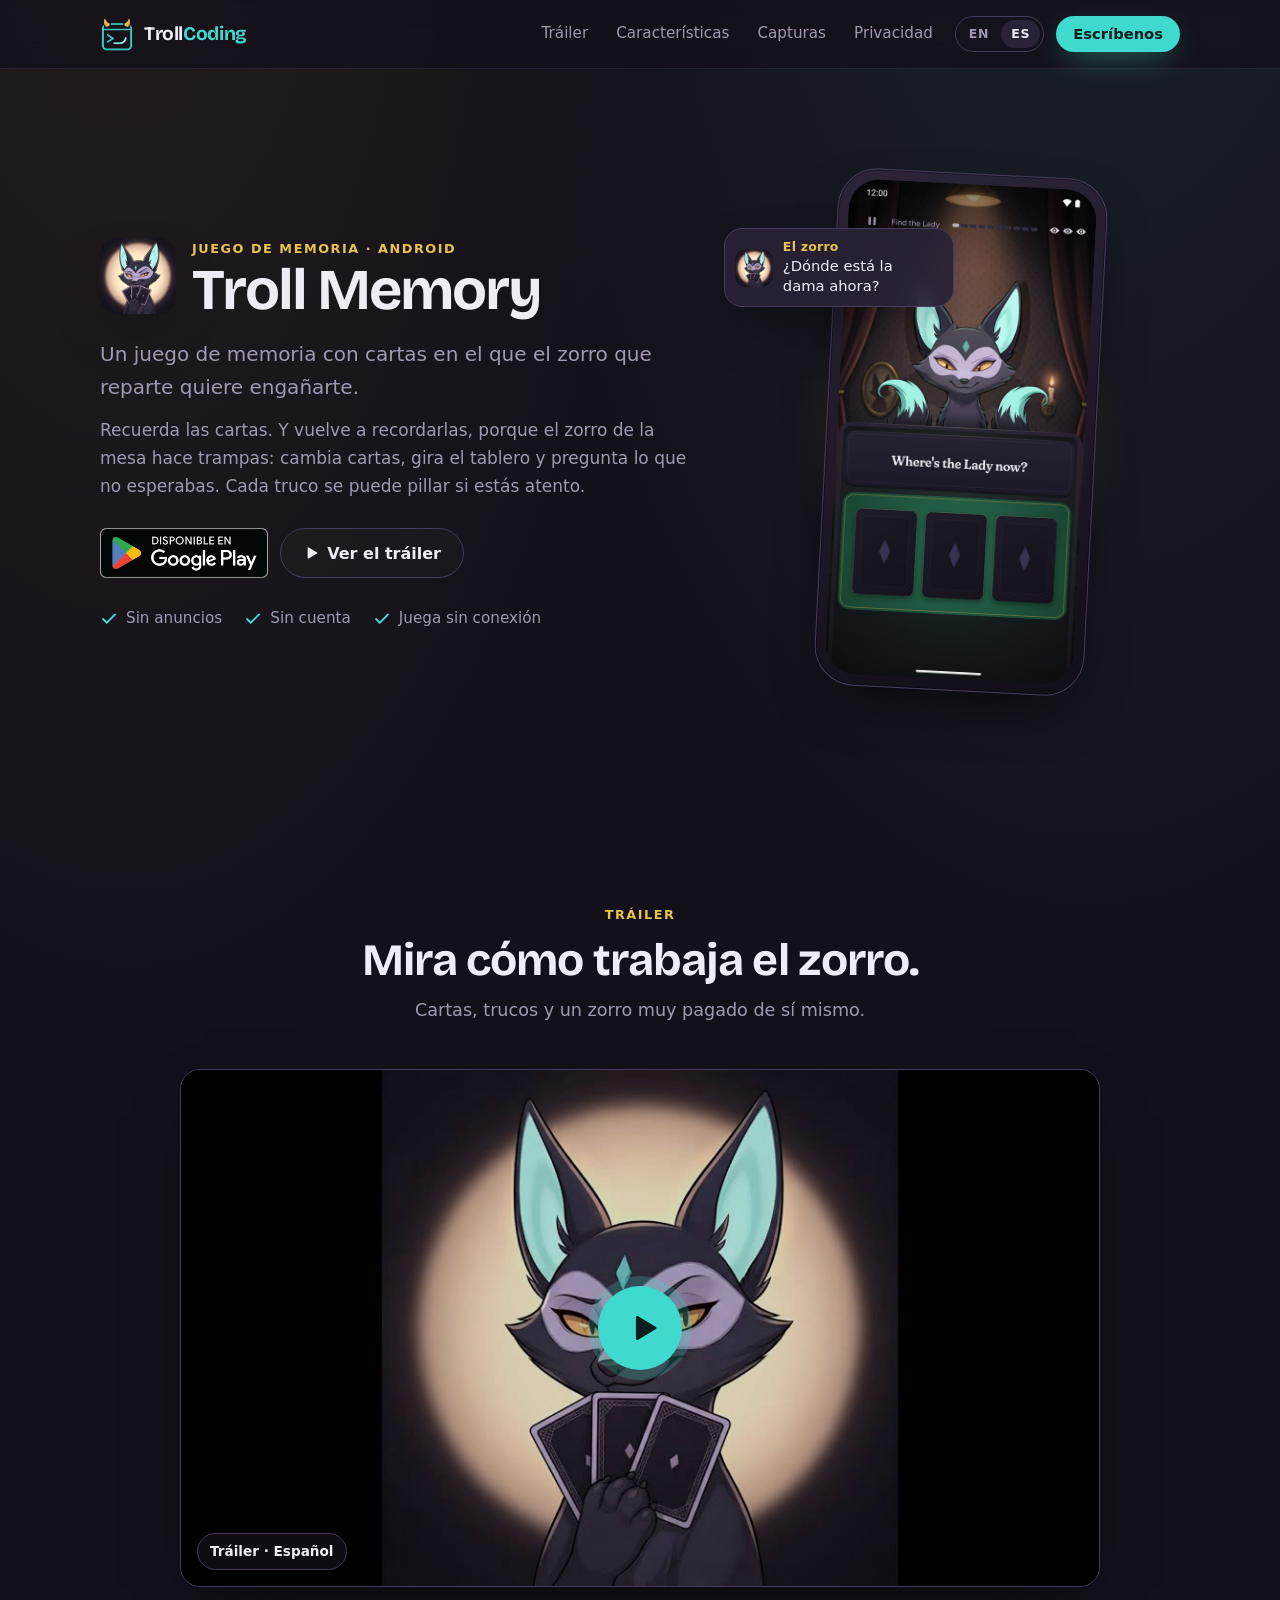
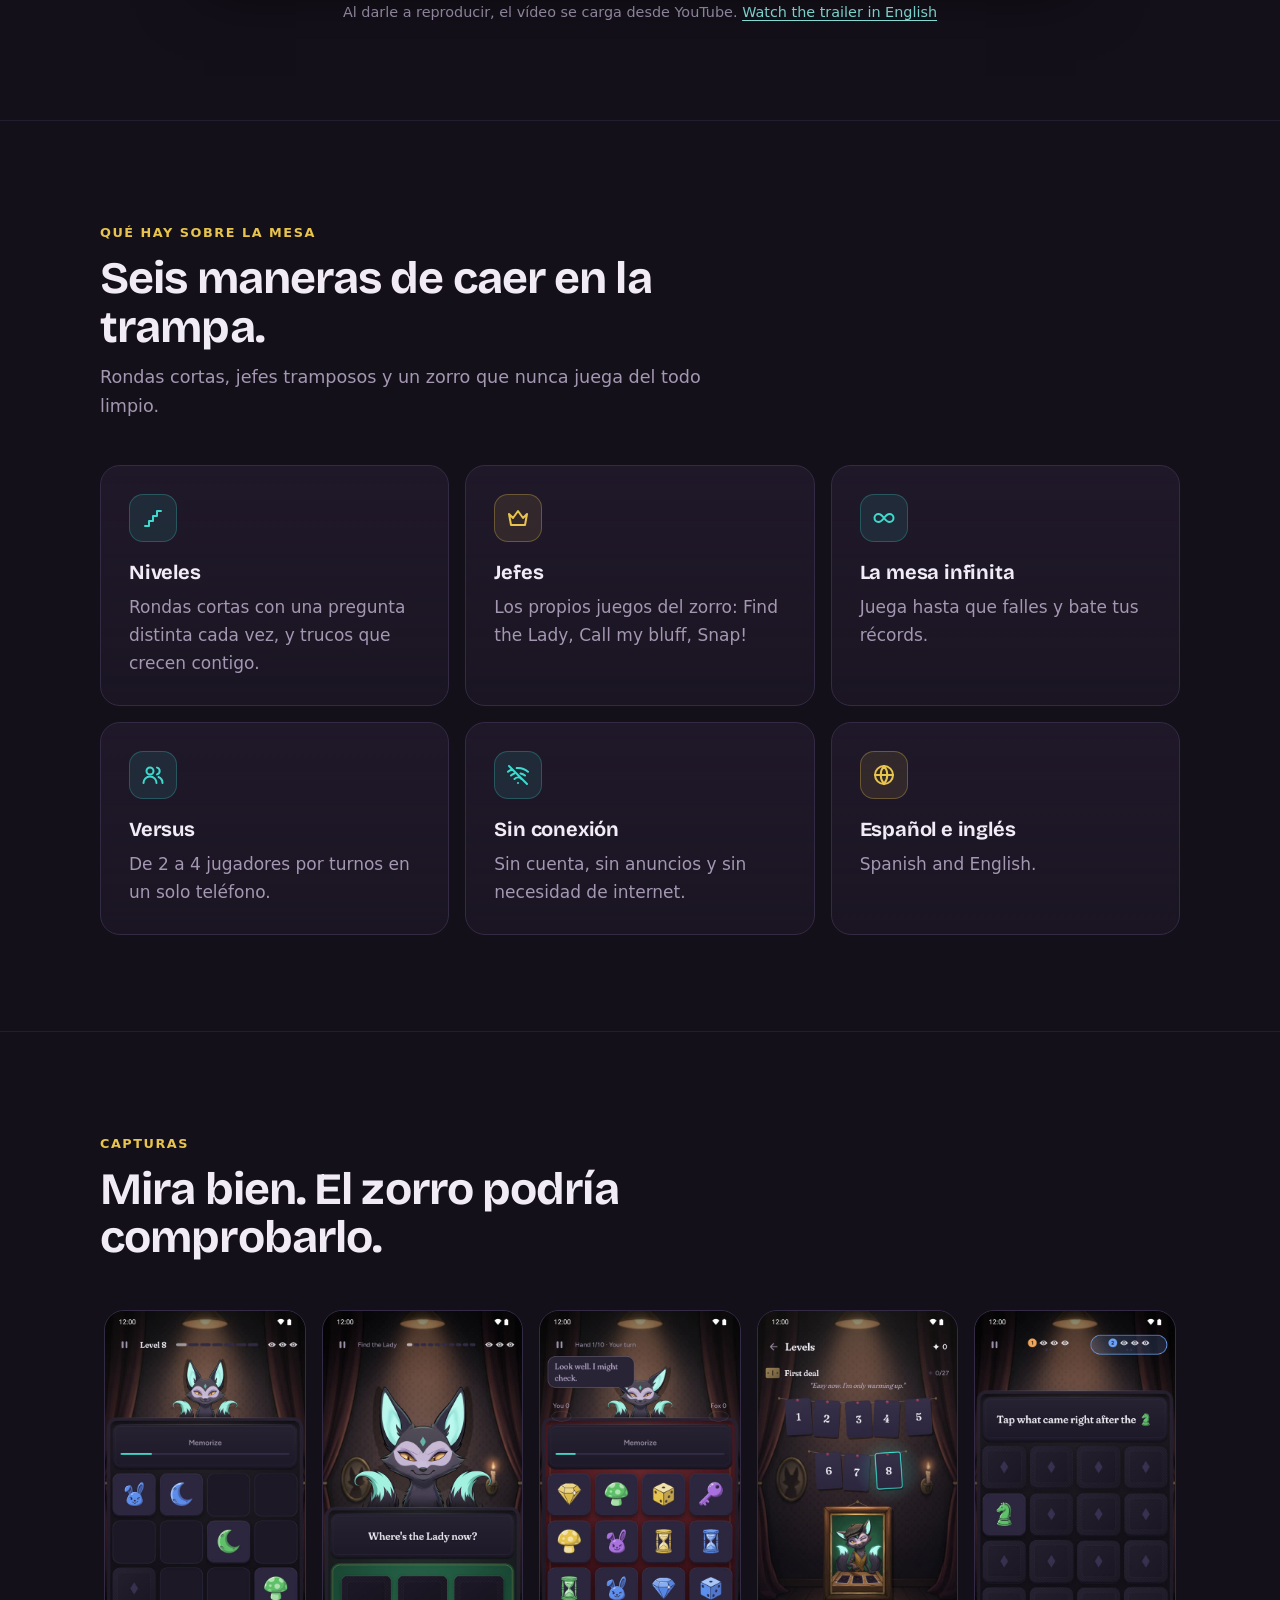
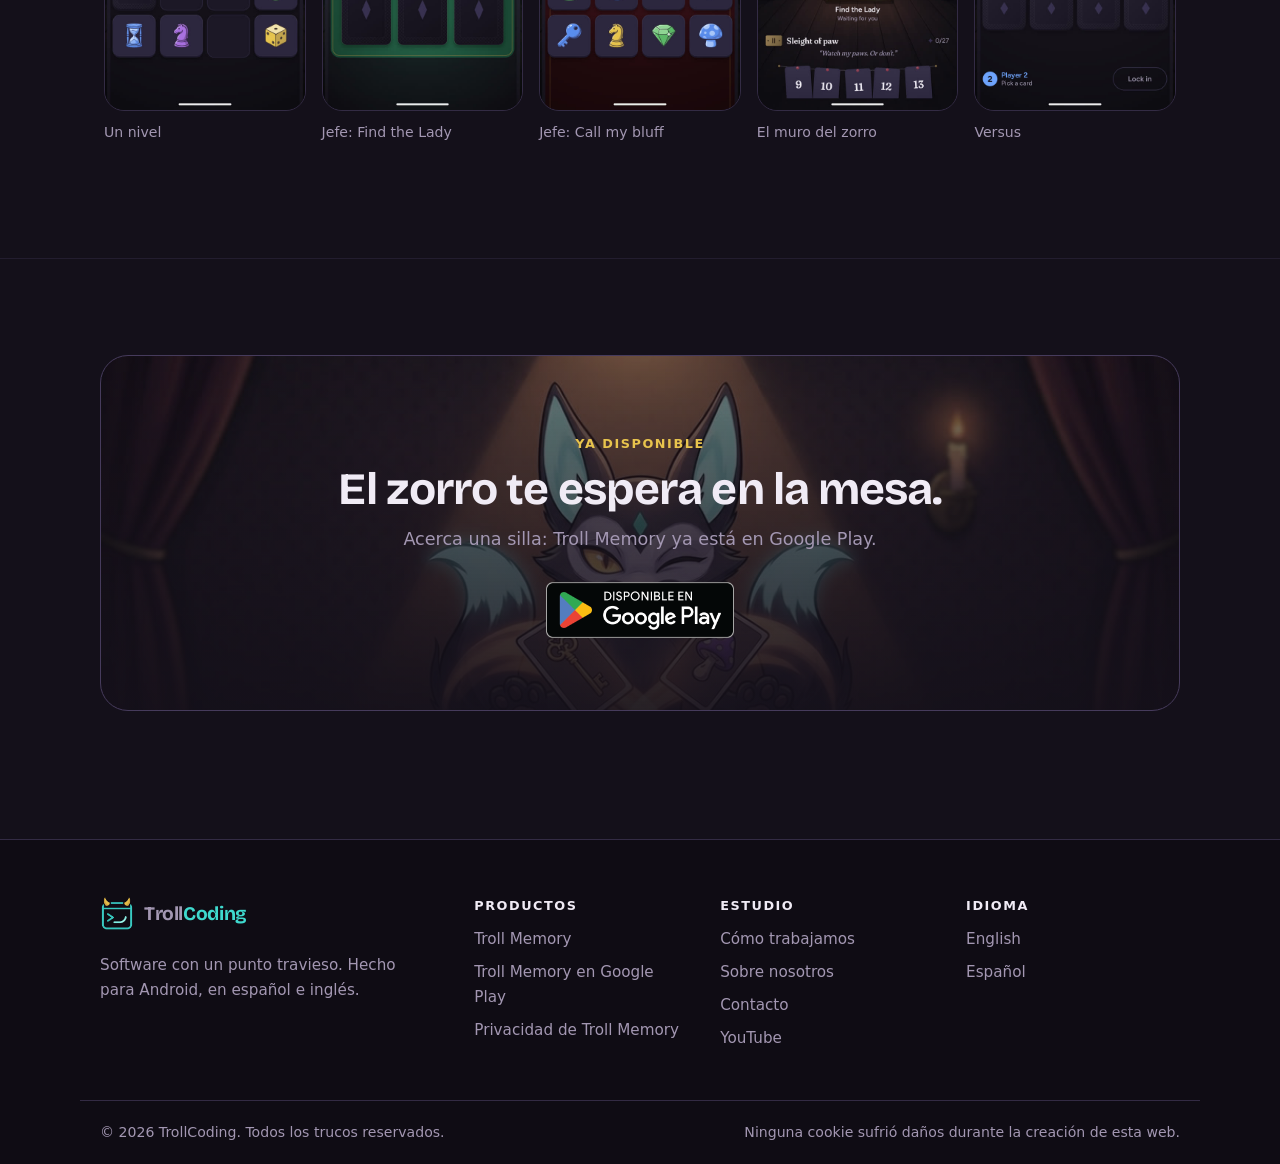
<file: es/troll-memory/index.html>
<!doctype html>
<html lang="es">
<head>
<meta charset="utf-8">
<meta name="viewport" content="width=device-width, initial-scale=1">
<title>Troll Memory · TrollCoding</title>
<meta name="description" content="Un juego de memoria para Android en el que el zorro que reparte las cartas quiere engañarte. Niveles, jefes, una mesa infinita y versus para 2–4 jugadores en un solo teléfono.">
<meta name="theme-color" content="#14101a">
<link rel="icon" type="image/png" href="/assets/favicon.png">
<link rel="apple-touch-icon" href="/assets/apple-touch-icon.png">
<link rel="preload" href="/assets/fonts/bricolage-grotesque.woff2" as="font" type="font/woff2" crossorigin>
<link rel="canonical" href="https://trollcoding.github.io/es/troll-memory/">
<link rel="alternate" hreflang="en" href="https://trollcoding.github.io/troll-memory/">
<link rel="alternate" hreflang="es" href="https://trollcoding.github.io/es/troll-memory/">
<link rel="alternate" hreflang="x-default" href="https://trollcoding.github.io/troll-memory/">
<link rel="stylesheet" href="/assets/style.css">
<script src="/assets/site.js" defer></script>
<script type="application/ld+json">
{
  "@context": "https://schema.org",
  "@type": "MobileApplication",
  "name": "Troll Memory",
  "description": "Un juego de memoria con cartas en el que el zorro que reparte quiere engañarte.",
  "url": "https://trollcoding.github.io/es/troll-memory/",
  "installUrl": "https://play.google.com/store/apps/details?id=com.trollcoding.trollmemory",
  "image": "https://trollcoding.github.io/troll-memory/img/icon.png",
  "operatingSystem": "Android",
  "applicationCategory": "GameApplication",
  "inLanguage": ["en", "es"],
  "publisher": { "@type": "Organization", "name": "TrollCoding", "url": "https://trollcoding.github.io/" }
}
</script>
<meta property="og:type" content="website">
<meta property="og:locale" content="es_ES">
<meta property="og:locale:alternate" content="en_US">
<meta property="og:site_name" content="TrollCoding">
<meta property="og:title" content="Troll Memory">
<meta property="og:description" content="Un juego de memoria con cartas en el que el zorro que reparte quiere engañarte.">
<meta property="og:image" content="https://trollcoding.github.io/troll-memory/img/banner.jpg">
<meta property="og:url" content="https://trollcoding.github.io/es/troll-memory/">
<meta name="twitter:card" content="summary_large_image">
</head>
<body>
<a class="skip" href="#main">Saltar al contenido</a>

<header class="site-header">
  <div class="wrap">
    <a class="brand" href="/es/"><img src="/assets/logo.png" width="34" height="34" alt=""><span>Troll<em>Coding</em></span></a>
    <nav aria-label="Principal">
      <a class="hide-sm" href="#trailer">Tráiler</a>
      <a class="hide-sm" href="#caracteristicas">Características</a>
      <a class="hide-sm" href="#capturas">Capturas</a>
      <a class="hide-sm" href="/troll-memory/privacy.html#es">Privacidad</a>
      <div class="lang-switch" role="group" aria-label="Idioma">
        <a href="/troll-memory/" lang="en" hreflang="en">EN</a>
        <a href="/es/troll-memory/" lang="es" hreflang="es" aria-current="page">ES</a>
      </div>
      <a class="btn btn-primary btn-sm" href="/es/#contacto">Escríbenos</a>
    </nav>
  </div>
</header>

<main id="main">
  <section class="app-hero">
    <div class="wrap">
      <div>
        <div class="app-id">
          <img src="/troll-memory/img/icon.png" width="76" height="76" alt="">
          <div>
            <p class="eyebrow">Juego de memoria · Android</p>
            <h1>Troll Memory</h1>
          </div>
        </div>
        <p class="lead">Un juego de memoria con cartas en el que el zorro que reparte quiere engañarte.</p>
        <p>Recuerda las cartas. Y vuelve a recordarlas, porque el zorro de la mesa hace trampas: cambia
        cartas, gira el tablero y pregunta lo que no esperabas. Cada truco se puede pillar si estás
        atento.</p>
        <div class="btn-row">
          <a class="play-badge" href="https://play.google.com/store/apps/details?id=com.trollcoding.trollmemory&amp;hl=es"><img src="/assets/badges/google-play-es.png" width="646" height="192" alt="Disponible en Google Play"></a>
          <a class="btn btn-ghost" href="#trailer"><svg viewBox="0 0 24 24" fill="currentColor" aria-hidden="true" style="width:16px;height:16px"><path d="M7 4.5v15a1 1 0 0 0 1.5.86l12.5-7.5a1 1 0 0 0 0-1.72L8.5 3.64A1 1 0 0 0 7 4.5z"/></svg>Ver el tráiler</a>
        </div>
        <ul class="proof">
          <li><svg viewBox="0 0 24 24" fill="none" stroke="currentColor" stroke-width="2.4" stroke-linecap="round" stroke-linejoin="round" aria-hidden="true"><path d="M20 6 9 17l-5-5"/></svg>Sin anuncios</li>
          <li><svg viewBox="0 0 24 24" fill="none" stroke="currentColor" stroke-width="2.4" stroke-linecap="round" stroke-linejoin="round" aria-hidden="true"><path d="M20 6 9 17l-5-5"/></svg>Sin cuenta</li>
          <li><svg viewBox="0 0 24 24" fill="none" stroke="currentColor" stroke-width="2.4" stroke-linecap="round" stroke-linejoin="round" aria-hidden="true"><path d="M20 6 9 17l-5-5"/></svg>Juega sin conexión</li>
        </ul>
      </div>
      <div class="hero-visual" aria-hidden="true">
        <div class="phone"><img src="/troll-memory/img/03-find-the-lady.jpg" width="540" height="1080" alt=""></div>
        <div class="bubble bubble-a">
          <img src="/troll-memory/img/icon.png" width="38" height="38" alt="">
          <span><b>El zorro</b>¿Dónde está la dama ahora?</span>
        </div>
      </div>
    </div>
  </section>

  <section class="section" id="trailer">
    <div class="wrap">
      <div class="section-head center">
        <p class="eyebrow">Tráiler</p>
        <h2>Mira cómo trabaja el zorro.</h2>
        <p>Cartas, trucos y un zorro muy pagado de sí mismo.</p>
      </div>
      <div class="video">
        <a class="video-frame" href="https://www.youtube.com/watch?v=e8Bn2h7HJXk" data-youtube="e8Bn2h7HJXk" aria-label="Reproducir el tráiler de Troll Memory">
          <img src="/troll-memory/img/trailer.jpg" width="960" height="540" loading="lazy" alt="">
          <span class="video-play"><svg viewBox="0 0 24 24" fill="currentColor" aria-hidden="true"><path d="M7 4.5v15a1 1 0 0 0 1.5.86l12.5-7.5a1 1 0 0 0 0-1.72L8.5 3.64A1 1 0 0 0 7 4.5z"/></svg></span>
          <span class="video-tag">Tráiler · Español</span>
        </a>
        <p class="video-note">Al darle a reproducir, el vídeo se carga desde YouTube. <a href="https://youtu.be/DE82EeKrg0M" lang="en">Watch the trailer in English</a></p>
      </div>
    </div>
  </section>

  <section class="section" id="caracteristicas">
    <div class="wrap">
      <div class="section-head">
        <p class="eyebrow">Qué hay sobre la mesa</p>
        <h2>Seis maneras de caer en la trampa.</h2>
        <p>Rondas cortas, jefes tramposos y un zorro que nunca juega del todo limpio.</p>
      </div>
      <ul class="cards">
        <li class="card">
          <span class="icon"><svg viewBox="0 0 24 24" fill="none" stroke="currentColor" stroke-width="2" stroke-linecap="round" stroke-linejoin="round" aria-hidden="true"><path d="M4 20h4v-5h4v-5h4V5h4"/></svg></span>
          <h3>Niveles</h3>
          <p>Rondas cortas con una pregunta distinta cada vez, y trucos que crecen contigo.</p>
        </li>
        <li class="card">
          <span class="icon icon-amber"><svg viewBox="0 0 24 24" fill="none" stroke="currentColor" stroke-width="2" stroke-linecap="round" stroke-linejoin="round" aria-hidden="true"><path d="M3 8l4 4 5-7 5 7 4-4-2 11H5z"/></svg></span>
          <h3>Jefes</h3>
          <p>Los propios juegos del zorro: Find the Lady, Call my bluff, Snap!</p>
        </li>
        <li class="card">
          <span class="icon"><svg viewBox="0 0 24 24" fill="none" stroke="currentColor" stroke-width="2" stroke-linecap="round" stroke-linejoin="round" aria-hidden="true"><path d="M12 12c-2-2.7-3.6-4-5.5-4a4 4 0 0 0 0 8c1.9 0 3.5-1.3 5.5-4zm0 0c2 2.7 3.6 4 5.5 4a4 4 0 0 0 0-8c-1.9 0-3.5 1.3-5.5 4z"/></svg></span>
          <h3>La mesa infinita</h3>
          <p>Juega hasta que falles y bate tus récords.</p>
        </li>
        <li class="card">
          <span class="icon"><svg viewBox="0 0 24 24" fill="none" stroke="currentColor" stroke-width="2" stroke-linecap="round" stroke-linejoin="round" aria-hidden="true"><circle cx="9" cy="8" r="3.5"/><path d="M2.5 20a6.5 6.5 0 0 1 13 0"/><path d="M16 4.6a3.5 3.5 0 0 1 0 6.8M21.5 20a6.5 6.5 0 0 0-4-6"/></svg></span>
          <h3>Versus</h3>
          <p>De 2 a 4 jugadores por turnos en un solo teléfono.</p>
        </li>
        <li class="card">
          <span class="icon"><svg viewBox="0 0 24 24" fill="none" stroke="currentColor" stroke-width="2" stroke-linecap="round" stroke-linejoin="round" aria-hidden="true"><path d="M2 8.8a15 15 0 0 1 4.2-2.6M10.7 5.1A15 15 0 0 1 22 8.8M5 12.5a10 10 0 0 1 3.3-2M14.5 10.4A10 10 0 0 1 19 12.5M8.5 16a5 5 0 0 1 7 0M12 20h.01M3 3l18 18"/></svg></span>
          <h3>Sin conexión</h3>
          <p>Sin cuenta, sin anuncios y sin necesidad de internet.</p>
        </li>
        <li class="card">
          <span class="icon icon-amber"><svg viewBox="0 0 24 24" fill="none" stroke="currentColor" stroke-width="2" stroke-linecap="round" stroke-linejoin="round" aria-hidden="true"><circle cx="12" cy="12" r="9"/><path d="M3 12h18M12 3a14 14 0 0 1 0 18M12 3a14 14 0 0 0 0 18"/></svg></span>
          <h3>Español e inglés</h3>
          <p lang="en">Spanish and English.</p>
        </li>
      </ul>
    </div>
  </section>

  <section class="section" id="capturas">
    <div class="wrap">
      <div class="section-head">
        <p class="eyebrow">Capturas</p>
        <h2>Mira bien. El zorro podría comprobarlo.</h2>
      </div>
      <div class="shots">
        <figure><img src="/troll-memory/img/02-level.jpg" width="540" height="1080" loading="lazy" alt="Un nivel: el zorro reparte una cuadrícula de cartas para memorizar"><figcaption>Un nivel</figcaption></figure>
        <figure><img src="/troll-memory/img/03-find-the-lady.jpg" width="540" height="1080" loading="lazy" alt="Find the Lady: el zorro pregunta dónde está ahora la dama"><figcaption>Jefe: Find the Lady</figcaption></figure>
        <figure><img src="/troll-memory/img/04-call-my-bluff.jpg" width="540" height="1080" loading="lazy" alt="Call my bluff: el zorro avisa de que podría comprobarlo"><figcaption>Jefe: Call my bluff</figcaption></figure>
        <figure><img src="/troll-memory/img/05-the-wall.jpg" width="540" height="1080" loading="lazy" alt="El muro del zorro: los niveles en bloques, cerrados por los jefes"><figcaption>El muro del zorro</figcaption></figure>
        <figure><img src="/troll-memory/img/06-versus.jpg" width="540" height="1080" loading="lazy" alt="Versus: las vidas de los jugadores y la pregunta"><figcaption>Versus</figcaption></figure>
      </div>
    </div>
  </section>

  <section class="section">
    <div class="wrap">
      <div class="cta cta-art">
        <p class="eyebrow">Ya disponible</p>
        <h2>El zorro te espera en la mesa.</h2>
        <p>Acerca una silla: Troll Memory ya está en Google Play.</p>
        <div class="btn-row"><a class="play-badge" href="https://play.google.com/store/apps/details?id=com.trollcoding.trollmemory&amp;hl=es"><img src="/assets/badges/google-play-es.png" width="646" height="192" alt="Disponible en Google Play"></a></div>
      </div>
    </div>
  </section>
</main>

<footer class="site-footer">
  <div class="wrap top">
    <div>
      <a class="brand" href="/es/"><img src="/assets/logo.png" width="34" height="34" alt=""><span>Troll<em>Coding</em></span></a>
      <p>Software con un punto travieso. Hecho para Android, en español e inglés.</p>
    </div>
    <div>
      <h4>Productos</h4>
      <ul>
        <li><a href="/es/troll-memory/">Troll Memory</a></li>
        <li><a href="https://play.google.com/store/apps/details?id=com.trollcoding.trollmemory&amp;hl=es">Troll Memory en Google Play</a></li>
        <li><a href="/troll-memory/privacy.html#es">Privacidad de Troll Memory</a></li>
      </ul>
    </div>
    <div>
      <h4>Estudio</h4>
      <ul>
        <li><a href="/es/#como-trabajamos">Cómo trabajamos</a></li>
        <li><a href="/es/#estudio">Sobre nosotros</a></li>
        <li><a href="/es/#contacto">Contacto</a></li>
        <li><a href="https://www.youtube.com/@TrollCoding">YouTube</a></li>
      </ul>
    </div>
    <div>
      <h4>Idioma</h4>
      <ul>
        <li><a href="/troll-memory/" lang="en" hreflang="en">English</a></li>
        <li><a href="/es/troll-memory/">Español</a></li>
      </ul>
    </div>
  </div>
  <div class="wrap bottom">
    <span>© 2026 TrollCoding. Todos los trucos reservados.</span>
    <span>Ninguna cookie sufrió daños durante la creación de esta web.</span>
  </div>
</footer>
</body>
</html>
</file>
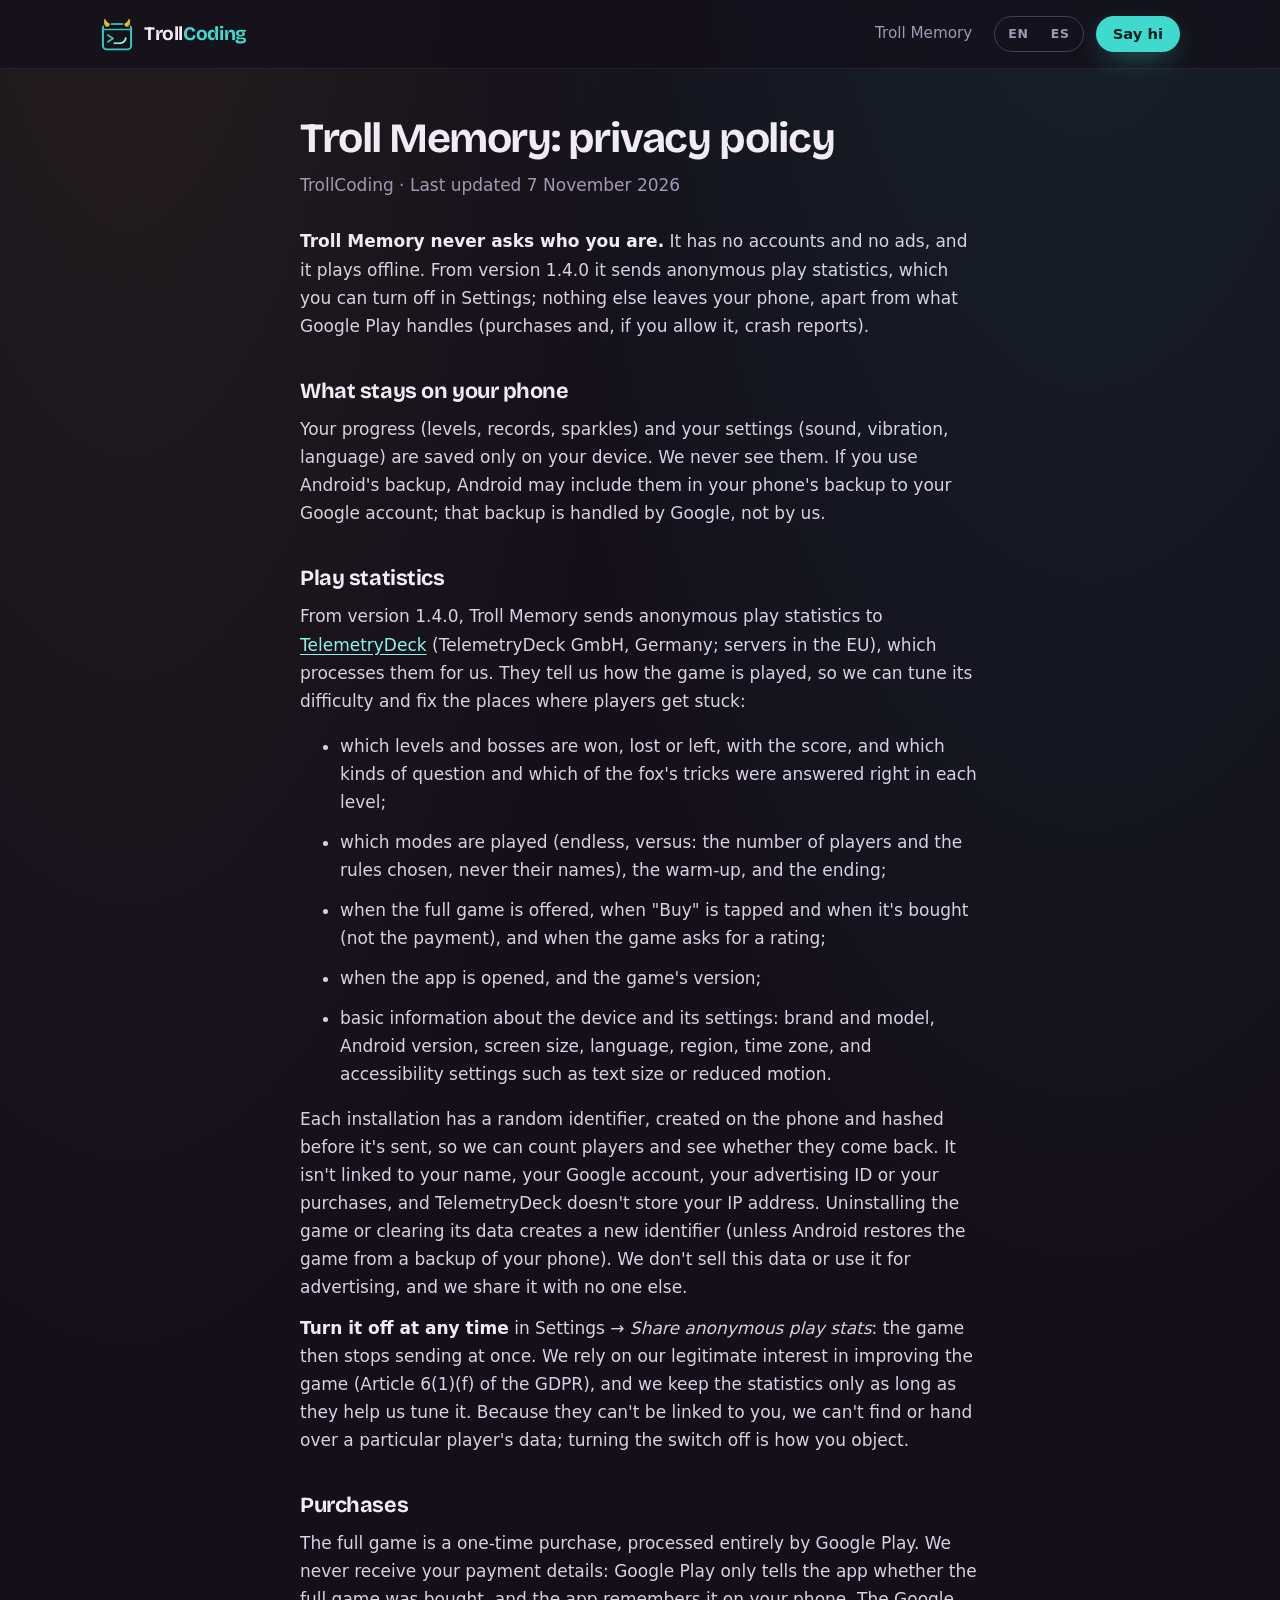
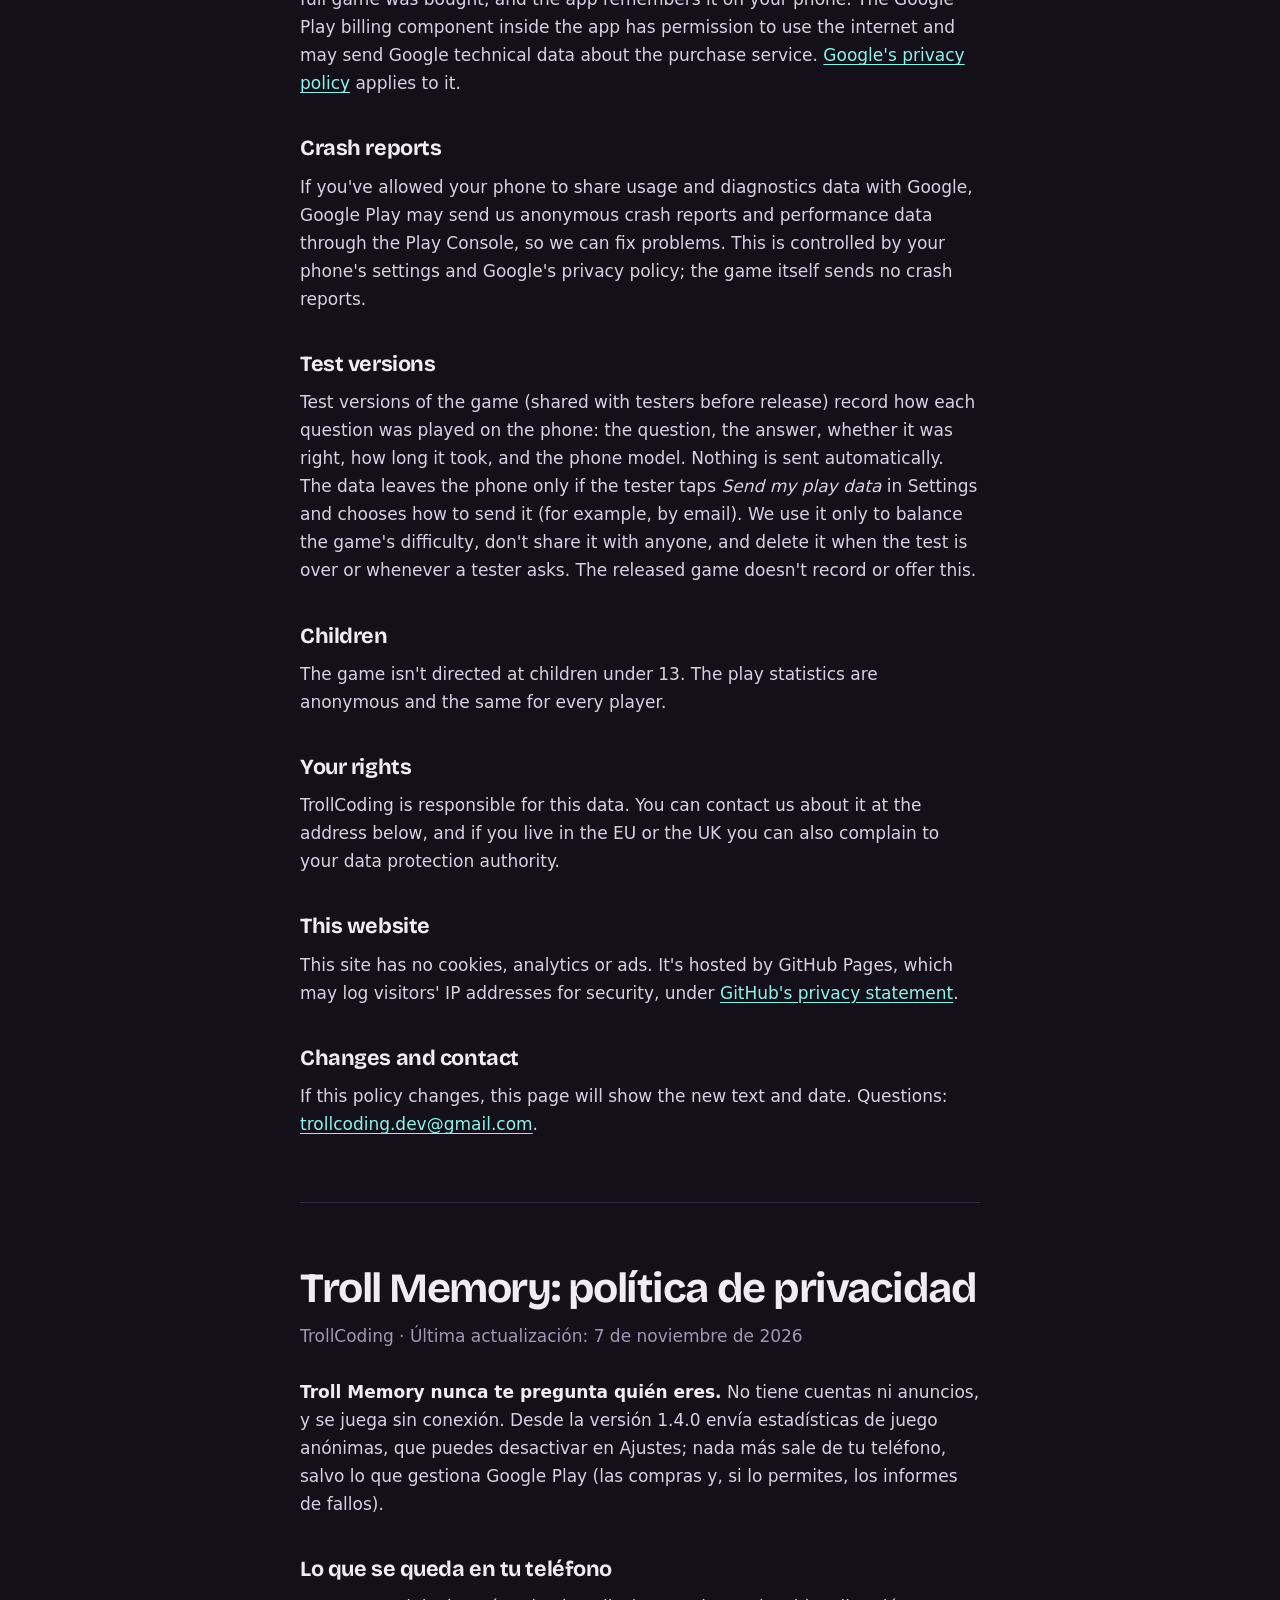
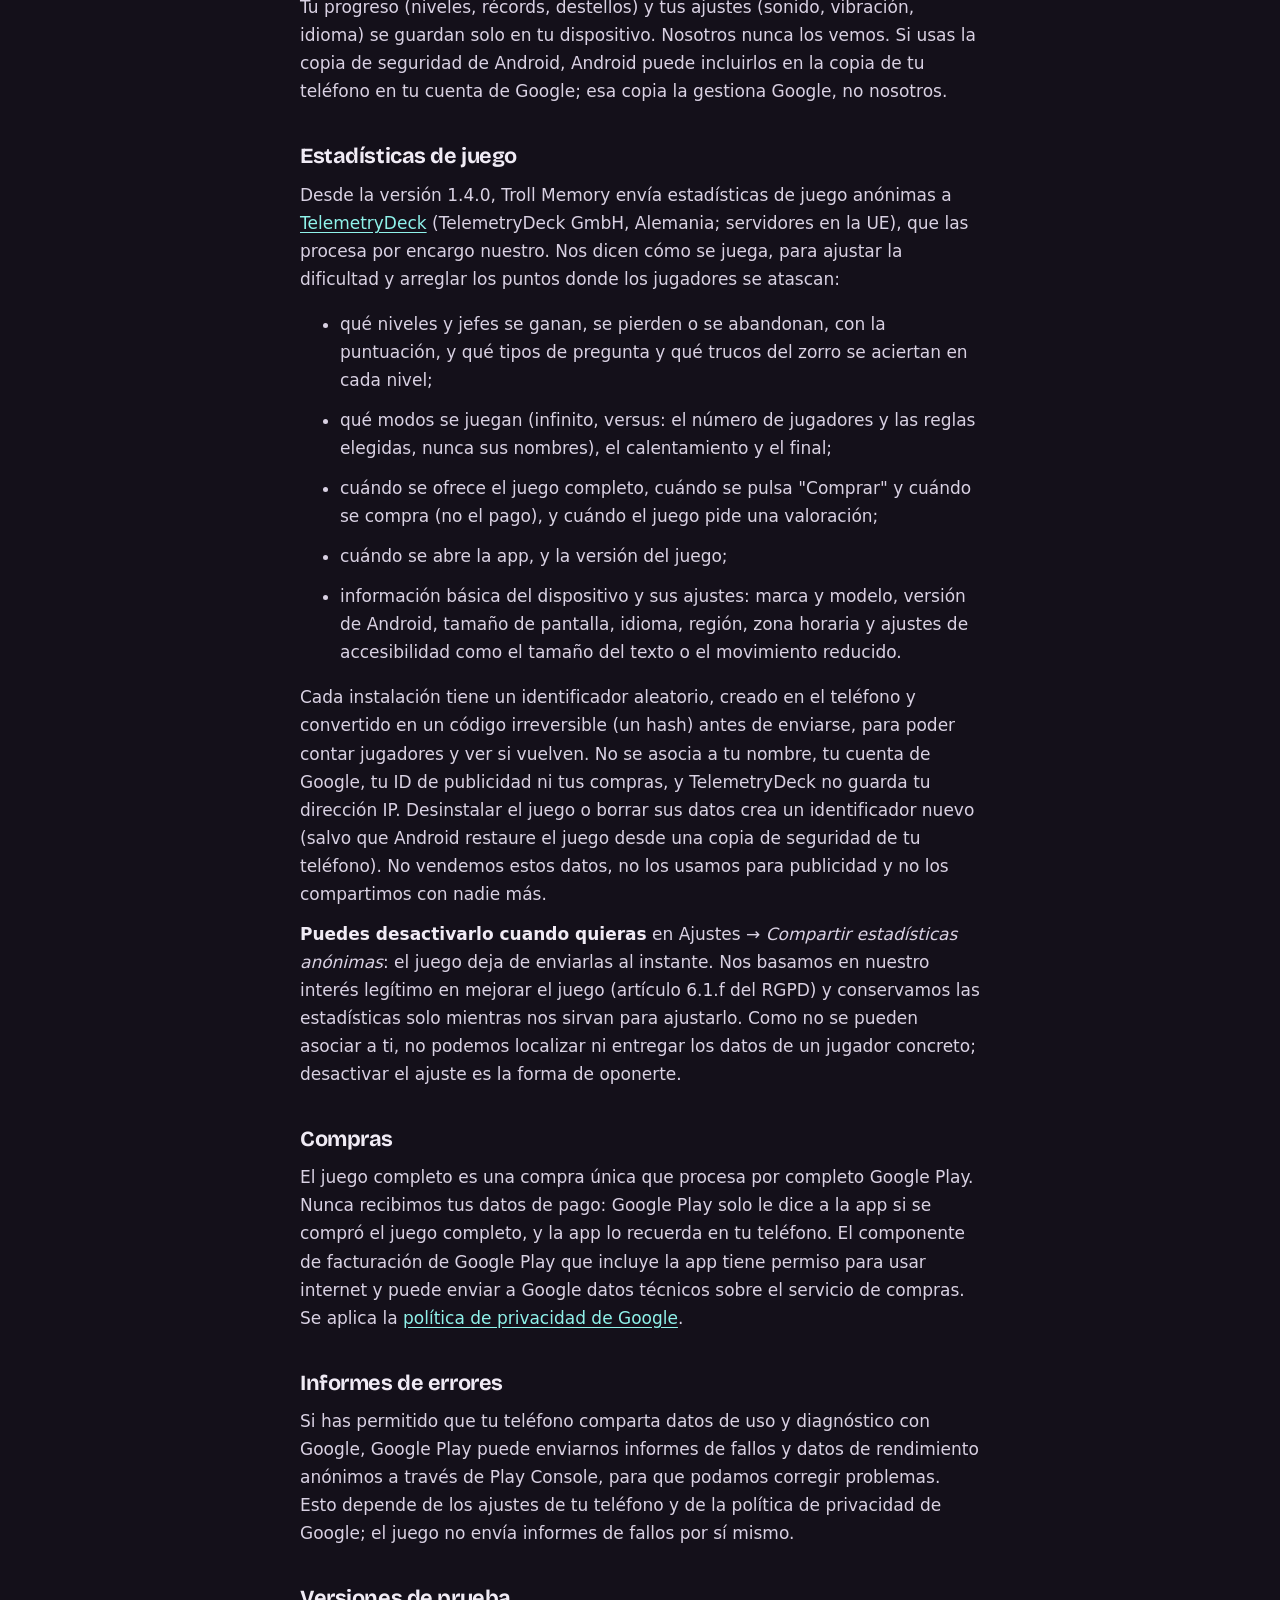
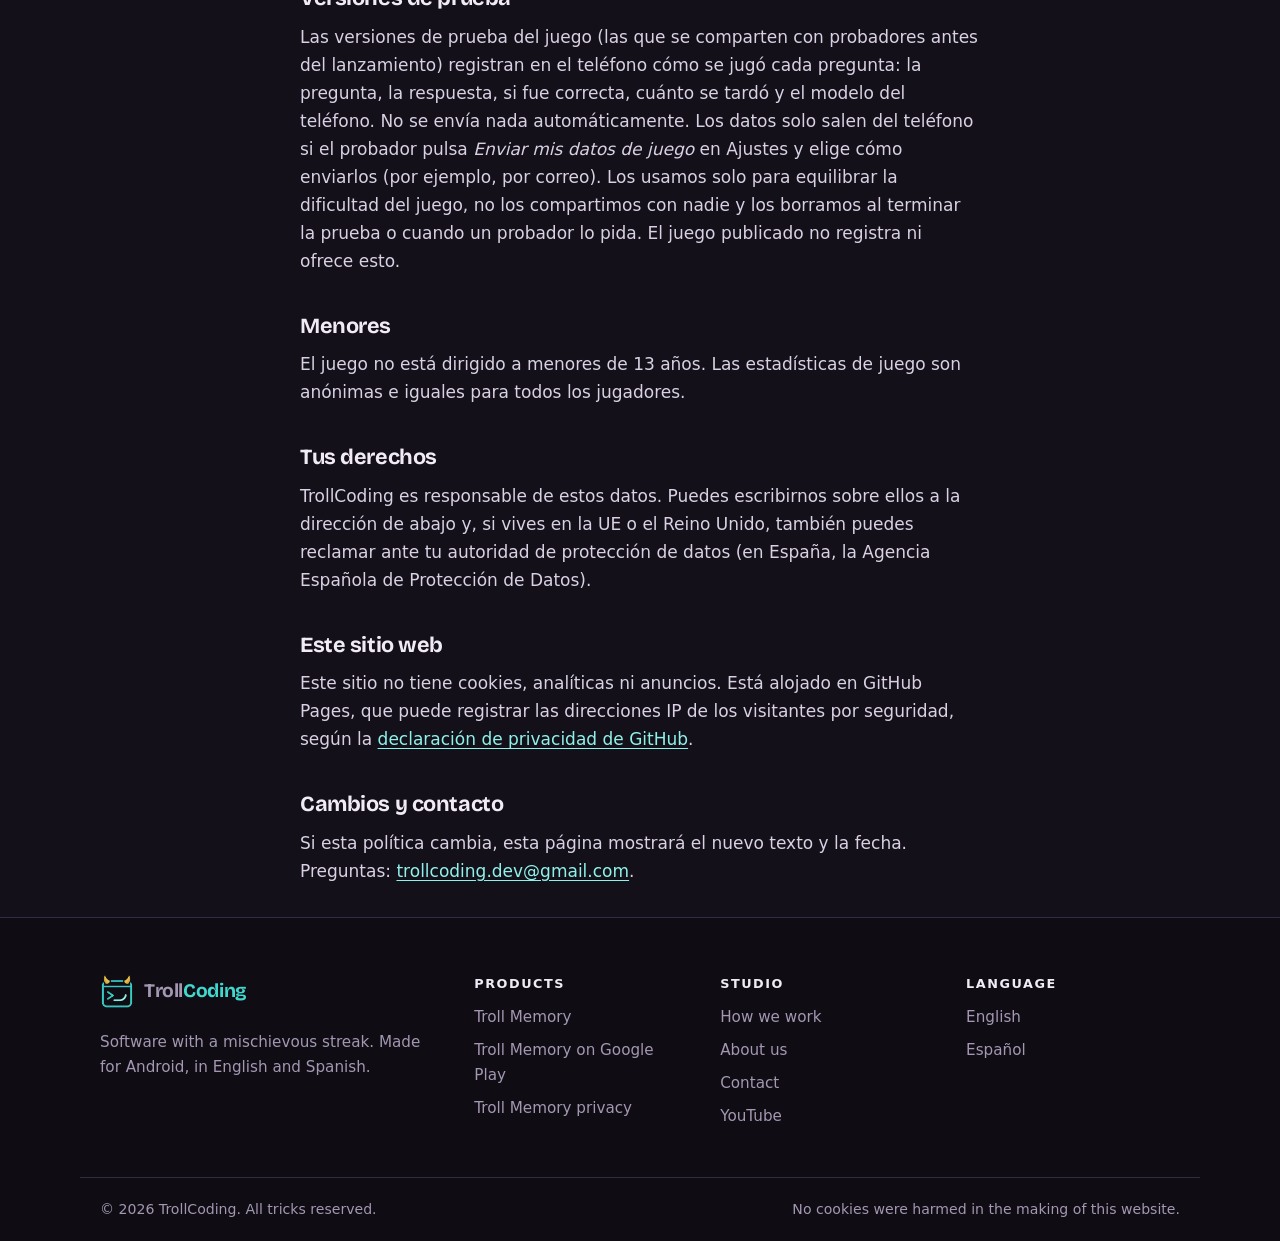
<file: troll-memory/privacy.html>
<!doctype html>
<html lang="en">
<head>
<meta charset="utf-8">
<meta name="viewport" content="width=device-width, initial-scale=1">
<title>Troll Memory · Privacy</title>
<meta name="description" content="Troll Memory's privacy policy: no accounts, no ads, and anonymous play statistics you can turn off.">
<meta name="theme-color" content="#14101a">
<link rel="icon" type="image/png" href="/assets/favicon.png">
<link rel="preload" href="/assets/fonts/bricolage-grotesque.woff2" as="font" type="font/woff2" crossorigin>
<link rel="stylesheet" href="/assets/style.css">
</head>
<body>
<!--
  Troll Memory's privacy page: its URL is in the Play Console (App content → Privacy policy).
  What it says must match the Data safety form (TrollMemory's docs/play-console.md). Update the
  date when the text changes.
-->
<header class="site-header">
  <div class="wrap">
    <a class="brand" href="/"><img src="/assets/logo.png" width="34" height="34" alt=""><span>Troll<em>Coding</em></span></a>
    <nav aria-label="Main">
      <a class="hide-sm" href="/troll-memory/">Troll Memory</a>
      <div class="lang-switch" role="group" aria-label="Language">
        <a href="#en" lang="en" hreflang="en">EN</a>
        <a href="#es" lang="es" hreflang="es">ES</a>
      </div>
      <a class="btn btn-primary btn-sm" href="/#contact">Say hi</a>
    </nav>
  </div>
</header>

<main id="main" class="wrap narrow policy">
<section id="en" lang="en">
<h1>Troll Memory: privacy policy</h1>
<p class="meta">TrollCoding · Last updated 7 November 2026</p>

<p><strong>Troll Memory never asks who you are.</strong> It has no accounts and no ads, and it plays
offline. From version 1.4.0 it sends anonymous play statistics, which you can turn off in Settings;
nothing else leaves your phone, apart from what Google Play handles (purchases and, if you allow it,
crash reports).</p>

<h2>What stays on your phone</h2>
<p>Your progress (levels, records, sparkles) and your settings (sound, vibration, language) are saved
only on your device. We never see them. If you use Android's backup, Android may include them in
your phone's backup to your Google account; that backup is handled by Google, not by us.</p>

<h2>Play statistics</h2>
<p>From version 1.4.0, Troll Memory sends anonymous play statistics to
<a href="https://telemetrydeck.com/privacy/">TelemetryDeck</a> (TelemetryDeck GmbH, Germany; servers in
the EU), which processes them for us. They tell us how the game is played, so we can tune its
difficulty and fix the places where players get stuck:</p>
<ul>
<li>which levels and bosses are won, lost or left, with the score, and which kinds of question and
which of the fox's tricks were answered right in each level;</li>
<li>which modes are played (endless, versus: the number of players and the rules chosen, never their
names), the warm-up, and the ending;</li>
<li>when the full game is offered, when "Buy" is tapped and when it's bought (not the payment), and
when the game asks for a rating;</li>
<li>when the app is opened, and the game's version;</li>
<li>basic information about the device and its settings: brand and model, Android version, screen
size, language, region, time zone, and accessibility settings such as text size or reduced
motion.</li>
</ul>
<p>Each installation has a random identifier, created on the phone and hashed before it's sent, so
we can count players and see whether they come back. It isn't linked to your name, your Google
account, your advertising ID or your purchases, and TelemetryDeck doesn't store your IP address.
Uninstalling the game or clearing its data creates a new identifier (unless Android restores the
game from a backup of your phone). We don't sell this data or use it for advertising, and we share it
with no one else.</p>
<p><strong>Turn it off at any time</strong> in Settings → <em>Share anonymous play stats</em>: the game
then stops sending at once. We rely on our legitimate interest in improving the game (Article 6(1)(f)
of the GDPR), and we keep the statistics only as long as they help us tune it. Because they can't be
linked to you, we can't find or hand over a particular player's data; turning the switch off is how
you object.</p>

<h2>Purchases</h2>
<p>The full game is a one-time purchase, processed entirely by Google Play. We never receive your
payment details: Google Play only tells the app whether the full game was bought, and the app
remembers it on your phone. The Google Play billing component inside the app has permission to use
the internet and may send Google technical data about the purchase service.
<a href="https://policies.google.com/privacy">Google's privacy policy</a> applies to it.</p>

<h2>Crash reports</h2>
<p>If you've allowed your phone to share usage and diagnostics data with Google, Google Play may send
us anonymous crash reports and performance data through the Play Console, so we can fix problems.
This is controlled by your phone's settings and Google's privacy policy; the game itself sends no
crash reports.</p>

<h2>Test versions</h2>
<p>Test versions of the game (shared with testers before release) record how each question was
played on the phone: the question, the answer, whether it was right, how long it took, and the phone
model. Nothing is sent automatically. The data leaves the phone only if the tester taps
<em>Send my play data</em> in Settings and chooses how to send it (for example, by email). We use it
only to balance the game's difficulty, don't share it with anyone, and delete it when the test is
over or whenever a tester asks. The released game doesn't record or offer this.</p>

<h2>Children</h2>
<p>The game isn't directed at children under 13. The play statistics are anonymous and the same for
every player.</p>

<h2>Your rights</h2>
<p>TrollCoding is responsible for this data. You can contact us about it at the address below, and
if you live in the EU or the UK you can also complain to your data protection authority.</p>

<h2>This website</h2>
<p>This site has no cookies, analytics or ads. It's hosted by GitHub Pages, which may log visitors'
IP addresses for security, under
<a href="https://docs.github.com/en/site-policy/privacy-policies/github-general-privacy-statement">GitHub's privacy statement</a>.</p>

<h2>Changes and contact</h2>
<p>If this policy changes, this page will show the new text and date. Questions:
<a href="mailto:trollcoding.dev@gmail.com">trollcoding.dev@gmail.com</a>.</p>
</section>

<hr>

<section id="es" lang="es">
<h1>Troll Memory: política de privacidad</h1>
<p class="meta">TrollCoding · Última actualización: 7 de noviembre de 2026</p>

<p><strong>Troll Memory nunca te pregunta quién eres.</strong> No tiene cuentas ni anuncios, y se juega
sin conexión. Desde la versión 1.4.0 envía estadísticas de juego anónimas, que puedes desactivar en
Ajustes; nada más sale de tu teléfono, salvo lo que gestiona Google Play (las compras y, si lo
permites, los informes de fallos).</p>

<h2>Lo que se queda en tu teléfono</h2>
<p>Tu progreso (niveles, récords, destellos) y tus ajustes (sonido, vibración, idioma) se guardan solo
en tu dispositivo. Nosotros nunca los vemos. Si usas la copia de seguridad de Android, Android puede
incluirlos en la copia de tu teléfono en tu cuenta de Google; esa copia la gestiona Google, no
nosotros.</p>

<h2>Estadísticas de juego</h2>
<p>Desde la versión 1.4.0, Troll Memory envía estadísticas de juego anónimas a
<a href="https://telemetrydeck.com/privacy/">TelemetryDeck</a> (TelemetryDeck GmbH, Alemania; servidores
en la UE), que las procesa por encargo nuestro. Nos dicen cómo se juega, para ajustar la dificultad y
arreglar los puntos donde los jugadores se atascan:</p>
<ul>
<li>qué niveles y jefes se ganan, se pierden o se abandonan, con la puntuación, y qué tipos de pregunta
y qué trucos del zorro se aciertan en cada nivel;</li>
<li>qué modos se juegan (infinito, versus: el número de jugadores y las reglas elegidas, nunca sus
nombres), el calentamiento y el final;</li>
<li>cuándo se ofrece el juego completo, cuándo se pulsa "Comprar" y cuándo se compra (no el pago), y
cuándo el juego pide una valoración;</li>
<li>cuándo se abre la app, y la versión del juego;</li>
<li>información básica del dispositivo y sus ajustes: marca y modelo, versión de Android, tamaño de
pantalla, idioma, región, zona horaria y ajustes de accesibilidad como el tamaño del texto o el
movimiento reducido.</li>
</ul>
<p>Cada instalación tiene un identificador aleatorio, creado en el teléfono y convertido en un código
irreversible (un hash) antes de enviarse, para poder contar jugadores y ver si vuelven. No se asocia a
tu nombre, tu cuenta de Google, tu ID de publicidad ni tus compras, y TelemetryDeck no guarda tu
dirección IP. Desinstalar el juego o borrar sus datos crea un identificador nuevo (salvo que Android
restaure el juego desde una copia de seguridad de tu teléfono). No vendemos estos datos, no los usamos
para publicidad y no los compartimos con nadie más.</p>
<p><strong>Puedes desactivarlo cuando quieras</strong> en Ajustes → <em>Compartir estadísticas
anónimas</em>: el juego deja de enviarlas al instante. Nos basamos en nuestro interés legítimo en
mejorar el juego (artículo 6.1.f del RGPD) y conservamos las estadísticas solo mientras nos sirvan
para ajustarlo. Como no se pueden asociar a ti, no podemos localizar ni entregar los datos de un
jugador concreto; desactivar el ajuste es la forma de oponerte.</p>

<h2>Compras</h2>
<p>El juego completo es una compra única que procesa por completo Google Play. Nunca recibimos tus
datos de pago: Google Play solo le dice a la app si se compró el juego completo, y la app lo recuerda
en tu teléfono. El componente de facturación de Google Play que incluye la app tiene permiso para
usar internet y puede enviar a Google datos técnicos sobre el servicio de compras.
Se aplica la <a href="https://policies.google.com/privacy?hl=es">política de privacidad de Google</a>.</p>

<h2>Informes de errores</h2>
<p>Si has permitido que tu teléfono comparta datos de uso y diagnóstico con Google, Google Play puede
enviarnos informes de fallos y datos de rendimiento anónimos a través de Play Console, para que
podamos corregir problemas. Esto depende de los ajustes de tu teléfono y de la política de privacidad
de Google; el juego no envía informes de fallos por sí mismo.</p>

<h2>Versiones de prueba</h2>
<p>Las versiones de prueba del juego (las que se comparten con probadores antes del lanzamiento)
registran en el teléfono cómo se jugó cada pregunta: la pregunta, la respuesta, si fue correcta,
cuánto se tardó y el modelo del teléfono. No se envía nada automáticamente. Los datos solo salen del
teléfono si el probador pulsa <em>Enviar mis datos de juego</em> en Ajustes y elige cómo enviarlos
(por ejemplo, por correo). Los usamos solo para equilibrar la dificultad del juego, no los compartimos
con nadie y los borramos al terminar la prueba o cuando un probador lo pida. El juego publicado no
registra ni ofrece esto.</p>

<h2>Menores</h2>
<p>El juego no está dirigido a menores de 13 años. Las estadísticas de juego son anónimas e iguales
para todos los jugadores.</p>

<h2>Tus derechos</h2>
<p>TrollCoding es responsable de estos datos. Puedes escribirnos sobre ellos a la dirección de abajo
y, si vives en la UE o el Reino Unido, también puedes reclamar ante tu autoridad de protección de
datos (en España, la Agencia Española de Protección de Datos).</p>

<h2>Este sitio web</h2>
<p>Este sitio no tiene cookies, analíticas ni anuncios. Está alojado en GitHub Pages, que puede
registrar las direcciones IP de los visitantes por seguridad, según la
<a href="https://docs.github.com/en/site-policy/privacy-policies/github-general-privacy-statement">declaración de privacidad de GitHub</a>.</p>

<h2>Cambios y contacto</h2>
<p>Si esta política cambia, esta página mostrará el nuevo texto y la fecha. Preguntas:
<a href="mailto:trollcoding.dev@gmail.com">trollcoding.dev@gmail.com</a>.</p>
</section>
</main>

<footer class="site-footer">
  <div class="wrap top">
    <div>
      <a class="brand" href="/"><img src="/assets/logo.png" width="34" height="34" alt=""><span>Troll<em>Coding</em></span></a>
      <p>Software with a mischievous streak. Made for Android, in English and Spanish.</p>
    </div>
    <div>
      <h4>Products</h4>
      <ul>
        <li><a href="/troll-memory/">Troll Memory</a></li>
        <li><a href="https://play.google.com/store/apps/details?id=com.trollcoding.trollmemory">Troll Memory on Google Play</a></li>
        <li><a href="/troll-memory/privacy.html">Troll Memory privacy</a></li>
      </ul>
    </div>
    <div>
      <h4>Studio</h4>
      <ul>
        <li><a href="/#approach">How we work</a></li>
        <li><a href="/#studio">About us</a></li>
        <li><a href="/#contact">Contact</a></li>
        <li><a href="https://www.youtube.com/@TrollCoding">YouTube</a></li>
      </ul>
    </div>
    <div>
      <h4>Language</h4>
      <ul>
        <li><a href="/">English</a></li>
        <li><a href="/es/" lang="es" hreflang="es">Español</a></li>
      </ul>
    </div>
  </div>
  <div class="wrap bottom">
    <span>© 2026 TrollCoding. All tricks reserved.</span>
    <span>No cookies were harmed in the making of this website.</span>
  </div>
</footer>
</body>
</html>
</file>
<file: assets/style.css>
/* TrollCoding's site. The colors come from Troll Memory's theme (TMColors.kt). The one web font is
   self-hosted (assets/fonts, SIL OFL), so the site makes no third-party requests and tracks no one. */

@font-face {
  font-family: "Bricolage Grotesque";
  src: url("/assets/fonts/bricolage-grotesque.woff2") format("woff2");
  font-weight: 200 800;
  font-style: normal;
  font-display: swap;
}

:root {
  --bg: #14101a;
  --bg-deep: #0f0c14;
  --surface: #1f1829;
  --raised: #2a2236;
  --border: #332b44;
  --border-strong: #463b5c;
  --text: #f0ebf5;
  --muted: #a397b2;
  --teal: #3fd9ce;
  --glow: #8ff2ea;
  --amber: #e8c44d;
  --on-teal: #0c1f1e;
  --radius: 20px;
  --radius-sm: 12px;
  --shadow: 0 24px 60px -24px rgba(0, 0, 0, 0.7);
  --display: "Bricolage Grotesque", system-ui, -apple-system, "Segoe UI", Roboto, sans-serif;
  --body: system-ui, -apple-system, "Segoe UI", Roboto, "Helvetica Neue", Arial, sans-serif;
  color-scheme: dark;
}

/* ---------- Base ---------- */
* { box-sizing: border-box; }
html { -webkit-text-size-adjust: 100%; scroll-behavior: smooth; scroll-padding-top: 88px; }
body {
  margin: 0;
  overflow-x: clip;
  background:
    radial-gradient(ellipse 70% 45% at 85% -10%, rgba(63, 217, 206, 0.10), transparent 70%),
    radial-gradient(ellipse 60% 40% at 10% -5%, rgba(232, 196, 77, 0.08), transparent 70%),
    var(--bg);
  background-repeat: no-repeat;
  color: var(--text);
  font: 17px/1.65 var(--body);
}
a { color: var(--glow); text-underline-offset: 3px; }
a:hover { color: var(--teal); }
img { max-width: 100%; height: auto; display: block; }
:focus-visible { outline: 2px solid var(--glow); outline-offset: 3px; border-radius: 6px; }
::selection { background: var(--teal); color: var(--on-teal); }

.wrap { max-width: 1120px; margin: 0 auto; padding: 0 20px; }
.narrow { max-width: 720px; }
.skip { position: absolute; left: -999px; top: 8px; z-index: 100; background: var(--teal); color: var(--on-teal); padding: 8px 14px; border-radius: 8px; }
.skip:focus { left: 8px; }

/* ---------- Type ---------- */
h1, h2, h3 { font-family: var(--display); font-weight: 700; letter-spacing: -0.02em; margin: 0 0 12px; }
h1 { font-size: clamp(2.5rem, 7vw, 4.4rem); line-height: 1.02; letter-spacing: -0.035em; }
h2 { font-size: clamp(1.9rem, 4.5vw, 2.8rem); line-height: 1.08; }
h3 { font-size: 1.25rem; line-height: 1.25; letter-spacing: -0.01em; }
p, li { margin: 0 0 12px; }
.lead { font-size: clamp(1.08rem, 2vw, 1.25rem); color: var(--muted); max-width: 36em; }
.muted { color: var(--muted); }
.hl { background: linear-gradient(100deg, var(--teal), var(--glow) 60%, var(--amber)); -webkit-background-clip: text; background-clip: text; color: transparent; }

.eyebrow {
  display: inline-flex; align-items: center; gap: 8px; margin: 0 0 14px;
  font: 600 0.8rem/1 var(--body); letter-spacing: 0.12em; text-transform: uppercase; color: var(--amber);
}
.pill {
  display: inline-flex; align-items: center; gap: 8px; padding: 6px 12px; border-radius: 999px;
  background: rgba(255, 255, 255, 0.04); border: 1px solid var(--border); color: var(--muted);
  font-size: 0.85rem; font-weight: 500; line-height: 1.2;
}
.pill .dot { width: 8px; height: 8px; border-radius: 50%; background: var(--teal); box-shadow: 0 0 0 4px rgba(63, 217, 206, 0.18); }
.pill-amber { color: var(--amber); border-color: rgba(232, 196, 77, 0.35); background: rgba(232, 196, 77, 0.08); }
.pill-teal { color: var(--glow); border-color: rgba(63, 217, 206, 0.35); background: rgba(63, 217, 206, 0.08); }

/* ---------- Buttons ---------- */
.btn {
  display: inline-flex; align-items: center; justify-content: center; gap: 8px;
  padding: 13px 22px; border-radius: 999px; border: 1px solid transparent;
  font: 600 1rem/1.2 var(--body); text-decoration: none; cursor: pointer;
  transition: background-color 0.2s, border-color 0.2s, color 0.2s, transform 0.2s, box-shadow 0.2s;
}
.btn svg { width: 18px; height: 18px; flex: none; }
.btn-primary { background: var(--teal); color: var(--on-teal); box-shadow: 0 10px 30px -10px rgba(63, 217, 206, 0.6); }
.btn-primary:hover { background: var(--glow); color: var(--on-teal); transform: translateY(-1px); }
.btn-ghost { border-color: var(--border-strong); color: var(--text); background: rgba(255, 255, 255, 0.02); }
.btn-ghost:hover { border-color: var(--teal); color: var(--text); background: rgba(63, 217, 206, 0.06); }
.btn-sm { padding: 8px 16px; font-size: 0.92rem; }
.btn-row { display: flex; flex-wrap: wrap; gap: 12px; margin-top: 28px; }

/* ---------- Header ---------- */
.site-header {
  position: sticky; top: 0; z-index: 50;
  background: rgba(20, 16, 26, 0.78); -webkit-backdrop-filter: blur(14px); backdrop-filter: blur(14px);
  border-bottom: 1px solid rgba(51, 43, 68, 0.6);
}
.site-header .wrap { display: flex; align-items: center; justify-content: space-between; gap: 16px; height: 68px; }
.brand { display: inline-flex; align-items: center; gap: 10px; color: var(--text); text-decoration: none; font: 700 1.2rem/1 var(--display); letter-spacing: -0.02em; }
.brand img { width: 34px; height: 34px; }
.brand em { font-style: normal; color: var(--teal); }
.brand:hover { color: var(--text); }
.brand { flex: none; }
.site-header nav { display: flex; align-items: center; gap: 4px; }
.site-header nav a:not(.btn) { color: var(--muted); text-decoration: none; padding: 8px 12px; border-radius: 999px; font-size: 0.95rem; }
.site-header nav a:not(.btn):hover { color: var(--text); background: rgba(255, 255, 255, 0.05); }
.site-header nav .btn { margin-left: 8px; }
.lang-switch { display: inline-flex; gap: 2px; margin-left: 6px; padding: 3px; border: 1px solid var(--border-strong); border-radius: 999px; }
.site-header nav .lang-switch a { padding: 4px 10px; font-size: 0.78rem; font-weight: 600; letter-spacing: 0.06em; }
.site-header nav .lang-switch a[aria-current] { background: var(--raised); color: var(--text); }
@media (max-width: 720px) {
  .site-header nav .hide-sm { display: none; }
  .site-header nav a:not(.btn) { padding: 8px; }
}
@media (max-width: 400px) {
  .brand { font-size: 1.05rem; gap: 8px; }
  .brand img { width: 30px; height: 30px; }
  .lang-switch { margin-left: 0; }
  .site-header nav .btn { margin-left: 4px; padding: 8px 12px; font-size: 0.88rem; }
}

/* ---------- Sections ---------- */
.section { padding: clamp(56px, 8vw, 96px) 0; }
.section + .section { border-top: 1px solid rgba(51, 43, 68, 0.5); }
.section-head { max-width: 640px; margin-bottom: 44px; }
.section-head p:not(.eyebrow) { color: var(--muted); font-size: 1.1rem; margin: 0; }
.section-head.center { margin-inline: auto; text-align: center; }

/* ---------- Home: hero ---------- */
.hero { position: relative; padding: clamp(48px, 9vw, 104px) 0 clamp(56px, 9vw, 96px); }
.hero::before {
  content: ""; position: absolute; inset: 0; z-index: -1; pointer-events: none;
  background-image: radial-gradient(rgba(240, 235, 245, 0.07) 1px, transparent 1px); background-size: 26px 26px;
  -webkit-mask-image: radial-gradient(ellipse 70% 70% at 50% 40%, #000, transparent 75%);
  mask-image: radial-gradient(ellipse 70% 70% at 50% 40%, #000, transparent 75%);
}
.hero .wrap { display: grid; grid-template-columns: 1.15fr 0.85fr; align-items: center; gap: 48px; }
.hero h1 { margin: 20px 0 20px; }
.proof { list-style: none; padding: 0; margin: 28px 0 0; display: flex; flex-wrap: wrap; gap: 8px 22px; color: var(--muted); font-size: 0.95rem; }
.proof li { margin: 0; display: inline-flex; align-items: center; gap: 8px; }
.proof svg { width: 18px; height: 18px; color: var(--teal); flex: none; }

.hero-visual { position: relative; display: flex; justify-content: center; padding: 24px 0; }
.hero-visual::before {
  content: ""; position: absolute; width: 78%; aspect-ratio: 1; top: 50%; left: 50%; transform: translate(-50%, -50%);
  background: radial-gradient(circle, rgba(63, 217, 206, 0.28), rgba(232, 196, 77, 0.08) 45%, transparent 70%); filter: blur(10px);
}
.phone {
  position: relative; width: min(270px, 70vw); padding: 10px; border-radius: 40px;
  background: linear-gradient(160deg, #2c2438, #120e18); border: 1px solid var(--border-strong);
  box-shadow: var(--shadow), 0 0 0 1px rgba(0, 0, 0, 0.4) inset; transform: rotate(3deg);
}
.phone img { border-radius: 31px; }
.bubble {
  position: absolute; z-index: 2; display: flex; align-items: center; gap: 10px; max-width: 230px;
  padding: 10px 14px 10px 10px; border-radius: 18px; background: rgba(42, 34, 54, 0.92);
  border: 1px solid var(--border-strong); box-shadow: var(--shadow); font-size: 0.92rem; line-height: 1.35;
  -webkit-backdrop-filter: blur(8px); backdrop-filter: blur(8px);
}
.bubble img { width: 38px; height: 38px; border-radius: 12px; flex: none; }
.bubble b { display: block; font-size: 0.78rem; color: var(--amber); font-weight: 600; letter-spacing: 0.02em; }
.bubble-a { top: 14%; left: -4%; animation: float 6s ease-in-out infinite; }
.bubble-b { bottom: 12%; right: -2%; animation: float 7s ease-in-out -3s infinite; }
@keyframes float { 50% { transform: translateY(-8px); } }

/* ---------- Home: products ---------- */
.product {
  display: grid; grid-template-columns: 1.1fr 0.9fr; overflow: hidden; color: var(--text); text-decoration: none;
  background: var(--surface); border: 1px solid var(--border); border-radius: var(--radius);
  transition: border-color 0.25s, transform 0.25s, box-shadow 0.25s;
}
.product:hover { border-color: var(--border-strong); box-shadow: var(--shadow); }
.product .media { position: relative; min-height: 280px; }
.product .media img { width: 100%; height: 100%; object-fit: cover; }
.product .body { padding: clamp(24px, 4vw, 40px); display: flex; flex-direction: column; gap: 14px; }
.product .title { display: flex; align-items: center; gap: 14px; }
.product .title img { width: 56px; height: 56px; border-radius: 14px; }
.product h3 { font-size: 1.7rem; margin: 0; }
.product p { color: var(--muted); margin: 0; }
.tags { display: flex; flex-wrap: wrap; gap: 8px; }
.tags span { font-size: 0.82rem; color: var(--muted); padding: 4px 10px; border-radius: 8px; background: var(--raised); }
.more { font-weight: 600; color: var(--glow); text-decoration: none; display: inline-flex; align-items: center; gap: 6px; }
.more svg { width: 18px; height: 18px; transition: transform 0.2s; }
.more:hover svg { transform: translateX(4px); }
.product .media { display: block; }
.product h3 a { color: inherit; text-decoration: none; }
.product h3 a:hover { color: var(--glow); }
.product .actions { display: flex; flex-wrap: wrap; align-items: center; gap: 12px 22px; margin-top: auto; padding-top: 8px; }
.product .play-badge img { height: 42px; }

.next {
  margin-top: 20px; display: flex; align-items: center; gap: 18px; padding: 22px 26px;
  border: 1.5px dashed var(--border-strong); border-radius: var(--radius); color: var(--muted);
}
.next .icon { flex: none; }
.next h3 { color: var(--text); margin: 0 0 2px; font-size: 1.1rem; }
.next p { margin: 0; }

/* ---------- Cards (principles, features) ---------- */
.cards { display: grid; gap: 16px; grid-template-columns: repeat(auto-fit, minmax(260px, 1fr)); list-style: none; padding: 0; margin: 0; }
.card {
  background: linear-gradient(180deg, var(--surface), rgba(31, 24, 41, 0.6)); border: 1px solid var(--border);
  border-radius: var(--radius); padding: 28px; margin: 0; transition: border-color 0.25s;
}
.card:hover { border-color: var(--border-strong); }
.card h3 { margin: 18px 0 8px; }
.card p { color: var(--muted); margin: 0; }
.icon {
  width: 48px; height: 48px; display: grid; place-items: center; border-radius: 14px;
  background: rgba(63, 217, 206, 0.1); border: 1px solid rgba(63, 217, 206, 0.25); color: var(--teal);
}
.icon svg { width: 24px; height: 24px; }
.icon-amber { background: rgba(232, 196, 77, 0.1); border-color: rgba(232, 196, 77, 0.3); color: var(--amber); }

/* ---------- Home: studio ---------- */
.studio { display: grid; grid-template-columns: 1.1fr 0.9fr; gap: 56px; align-items: center; }
.studio p:not(.eyebrow) { color: var(--muted); font-size: 1.08rem; }
.stats { display: grid; grid-template-columns: 1fr 1fr; gap: 14px; margin: 0; }
.stats div { background: var(--surface); border: 1px solid var(--border); border-radius: var(--radius); padding: 22px; }
.stats dt { font: 700 2.4rem/1 var(--display); letter-spacing: -0.03em; color: var(--text); margin-bottom: 8px; }
.stats dd { margin: 0; color: var(--muted); font-size: 0.95rem; }
.stats div:nth-child(1) dt { color: var(--teal); }
.stats div:nth-child(4) dt { color: var(--amber); }

/* ---------- Call-to-action band ---------- */
.cta {
  position: relative; overflow: hidden; text-align: center; padding: clamp(44px, 7vw, 72px) 24px;
  border-radius: 28px; border: 1px solid var(--border-strong);
  background:
    radial-gradient(ellipse 60% 80% at 50% 0%, rgba(63, 217, 206, 0.18), transparent 70%),
    radial-gradient(ellipse 50% 60% at 50% 120%, rgba(232, 196, 77, 0.12), transparent 70%),
    var(--surface);
}
.cta h2 { max-width: 18em; margin: 0 auto 12px; }
.cta p:not(.eyebrow) { color: var(--muted); margin: 0 auto; max-width: 32em; font-size: 1.1rem; }
.cta .btn-row { justify-content: center; }
.cta-art {
  background:
    linear-gradient(180deg, rgba(20, 16, 26, 0.55), rgba(20, 16, 26, 0.92)),
    url("/troll-memory/img/banner.jpg") center 30% / cover;
}


/* ---------- Footer ---------- */
.site-footer { margin-top: 32px; border-top: 1px solid var(--border); background: var(--bg-deep); color: var(--muted); font-size: 0.95rem; }
.site-footer .top { display: grid; grid-template-columns: 1.6fr repeat(3, 1fr); gap: 32px; padding: 56px 20px 40px; }
.site-footer .top > div:first-child p { margin: 14px 0 0; max-width: 22em; }
.site-footer h4 { margin: 4px 0 14px; color: var(--text); font: 600 0.8rem/1 var(--body); letter-spacing: 0.12em; text-transform: uppercase; }
.site-footer ul { list-style: none; padding: 0; margin: 0; }
.site-footer li { margin: 0 0 8px; }
.site-footer a { color: var(--muted); text-decoration: none; }
.site-footer a:hover { color: var(--text); }
.site-footer .bottom { display: flex; flex-wrap: wrap; justify-content: space-between; gap: 8px 24px; padding: 20px; border-top: 1px solid var(--border); font-size: 0.88rem; }

/* ---------- A game's page ---------- */
.app-hero { padding: clamp(40px, 7vw, 80px) 0 clamp(48px, 8vw, 88px); }
.app-hero .wrap { display: grid; grid-template-columns: 1.15fr 0.85fr; gap: 48px; align-items: center; }
.app-id { display: flex; align-items: center; gap: 16px; margin-bottom: 18px; }
.app-id img { width: 76px; height: 76px; border-radius: 18px; box-shadow: var(--shadow); }
.app-id .eyebrow { margin: 0 0 6px; }
.app-id h1 { margin: 0; font-size: clamp(2.3rem, 6vw, 3.6rem); }
.app-hero p:not(.lead):not(.eyebrow) { color: var(--muted); max-width: 36em; }
/* Google's official badge, unmodified (Google Play brand guidelines). */
.play-badge { display: inline-flex; border-radius: 10px; transition: transform 0.2s, filter 0.2s; }
.play-badge img { height: 50px; width: auto; }
.cta .play-badge img { height: 56px; }
.play-badge:hover { transform: translateY(-1px); filter: drop-shadow(0 8px 20px rgba(63, 217, 206, 0.25)); }

/* Trailer: a self-hosted poster that links to YouTube; site.js swaps in the player on click, so
   nothing loads from YouTube until someone presses play. */
.video { max-width: 920px; margin: 0 auto; }
.video-frame {
  position: relative; display: block; aspect-ratio: 16 / 9; overflow: hidden; background: #000;
  border-radius: var(--radius); border: 1px solid var(--border-strong); box-shadow: var(--shadow);
}
.video-frame img, .video-frame iframe { position: absolute; inset: 0; width: 100%; height: 100%; object-fit: cover; border: 0; }
.video-frame img { transition: transform 0.4s, filter 0.4s; filter: brightness(0.85); }
.video-frame:hover img { transform: scale(1.02); filter: brightness(1); }
.video-play {
  position: absolute; top: 50%; left: 50%; transform: translate(-50%, -50%); width: 84px; height: 84px;
  display: grid; place-items: center; border-radius: 50%; background: var(--teal); color: var(--on-teal);
  box-shadow: 0 0 0 10px rgba(63, 217, 206, 0.22), var(--shadow); transition: transform 0.2s, background-color 0.2s;
}
.video-play svg { width: 34px; height: 34px; margin-left: 5px; }
.video-frame:hover .video-play { transform: translate(-50%, -50%) scale(1.06); background: var(--glow); }
.video-tag {
  position: absolute; left: 16px; bottom: 16px; padding: 6px 12px; border-radius: 999px; font-size: 0.85rem; font-weight: 600;
  background: rgba(20, 16, 26, 0.8); color: var(--text); border: 1px solid var(--border-strong);
}
.video-note { margin: 14px 0 0; text-align: center; color: var(--muted); font-size: 0.9rem; }


.shots {
  display: grid; grid-auto-flow: column; grid-auto-columns: minmax(200px, 240px); gap: 16px;
  overflow-x: auto; padding: 4px 4px 18px; scroll-snap-type: x mandatory; scrollbar-color: var(--border-strong) transparent;
}
.shots figure { margin: 0; scroll-snap-align: start; }
.shots img { border-radius: 20px; border: 1px solid var(--border); }
.shots figcaption { font-size: 0.88rem; color: var(--muted); margin-top: 10px; }

/* ---------- Privacy ---------- */
.policy { padding-top: 48px; }
.policy h1 { font-size: clamp(1.9rem, 5vw, 2.6rem); }
.policy h2 { margin-top: 40px; font-size: 1.35rem; }
.policy .meta { color: var(--muted); margin-bottom: 28px; }
.policy hr { border: 0; border-top: 1px solid var(--border); margin: 64px 0; }
.policy p, .policy li { color: #d9d1e3; }
.policy strong { color: var(--text); }

/* ---------- 404 ---------- */
.lost { text-align: center; padding: clamp(64px, 12vw, 140px) 0; }
.lost .cards-404 { display: flex; justify-content: center; gap: 14px; margin-bottom: 36px; }
.lost .cards-404 span {
  width: 74px; height: 104px; display: grid; place-items: center; border-radius: 12px;
  font: 700 2.2rem/1 var(--display); background: var(--surface); border: 1px solid var(--border-strong); box-shadow: var(--shadow);
}
.lost .cards-404 span:nth-child(1) { transform: rotate(-8deg); color: var(--teal); }
.lost .cards-404 span:nth-child(2) { transform: translateY(-10px); color: var(--amber); }
.lost .cards-404 span:nth-child(3) { transform: rotate(8deg); color: var(--teal); }
.lost .lead { margin: 0 auto; }
.lost .btn-row { justify-content: center; }

/* ---------- Responsive ---------- */
@media (max-width: 900px) {
  .hero .wrap, .app-hero .wrap, .studio { grid-template-columns: 1fr; }
  .product { grid-template-columns: 1fr; }
  .product .media { min-height: 0; aspect-ratio: 1024 / 500; }
  .site-footer .top { grid-template-columns: 1fr 1fr; }
  .site-footer .top > div:first-child { grid-column: 1 / -1; }
}
@media (max-width: 560px) {
  .wrap { padding: 0 16px; }
  .bubble { max-width: 200px; font-size: 0.85rem; }
  .bubble-a { left: 0; }
  .bubble-b { right: 0; }
  .next { flex-direction: column; align-items: flex-start; }
  .stats dt { font-size: 2rem; }
  .btn-row .btn { flex: 1 1 auto; }
  .site-footer .top { padding: 44px 16px 32px; }
  .site-footer .bottom { padding: 18px 16px; }
}

@media (prefers-reduced-motion: reduce) {
  html { scroll-behavior: auto; }
  *, *::before, *::after { animation: none !important; transition: none !important; }
}
</file>
